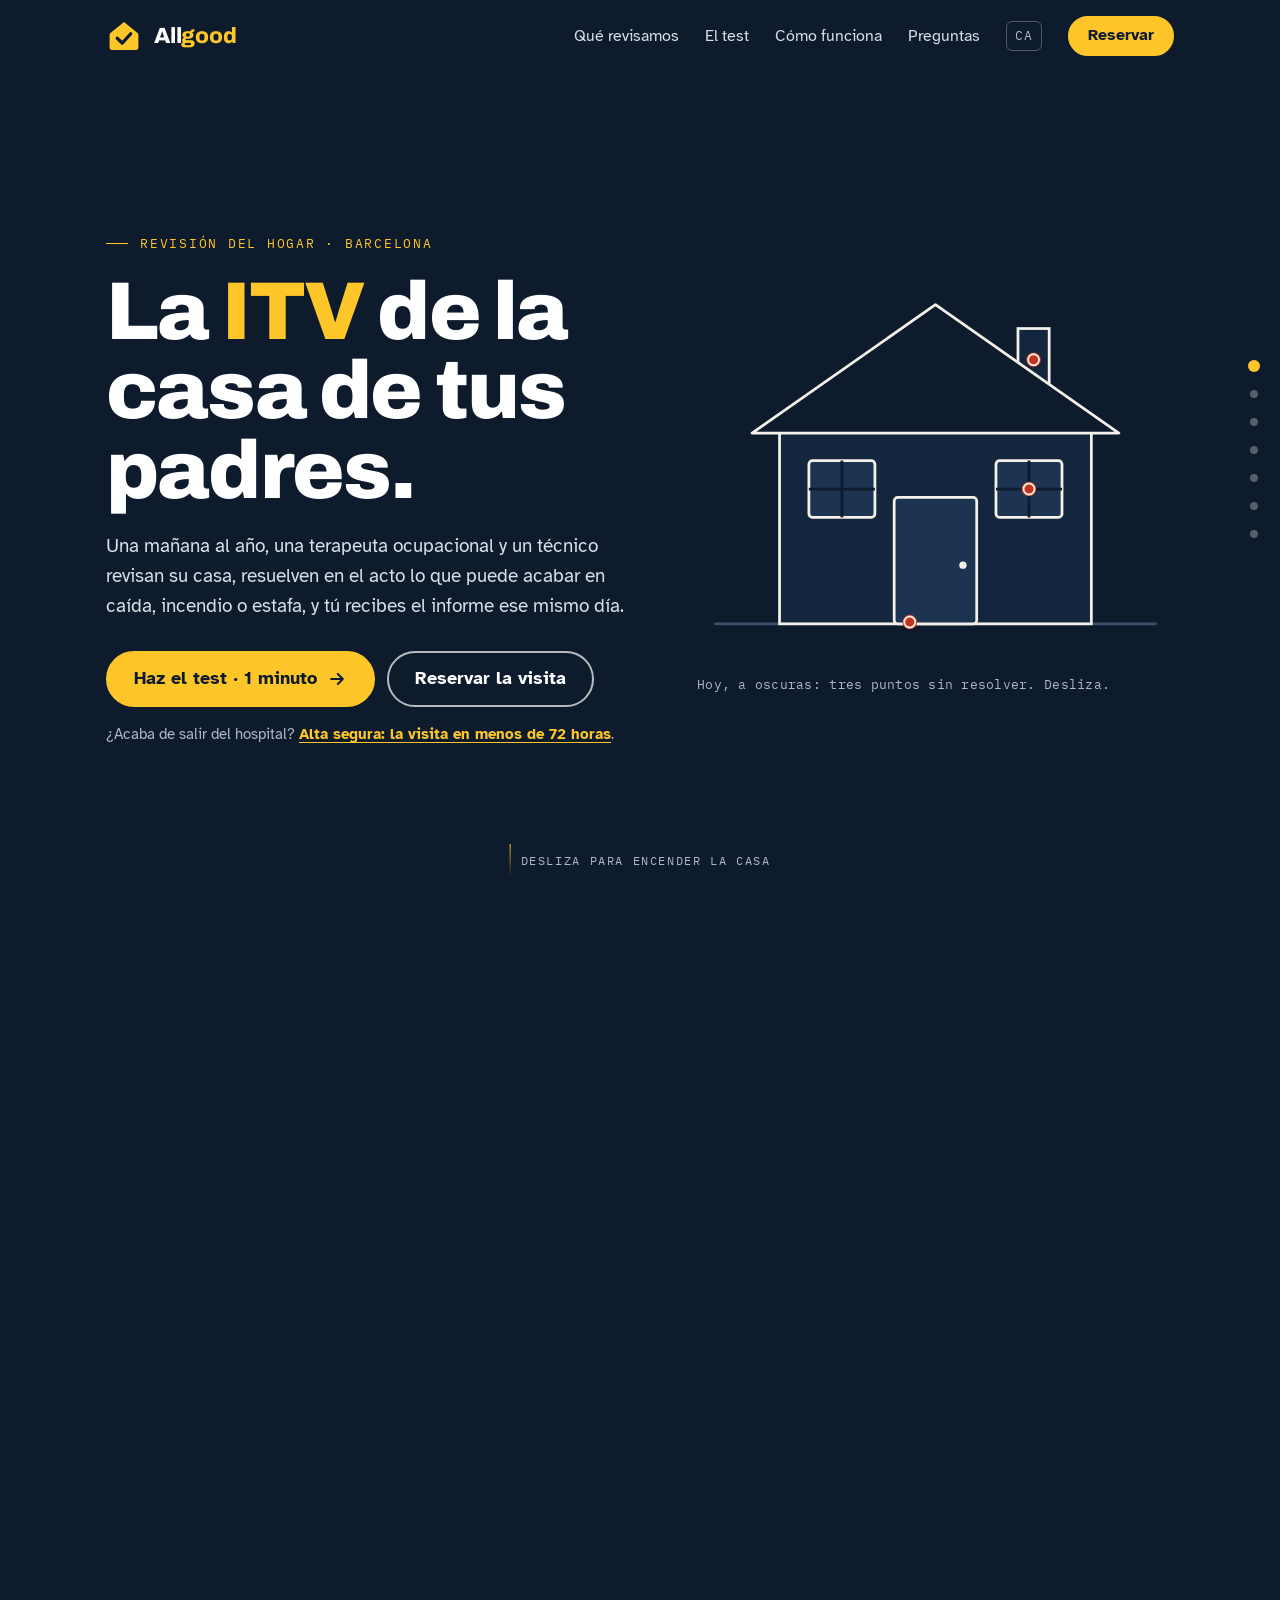
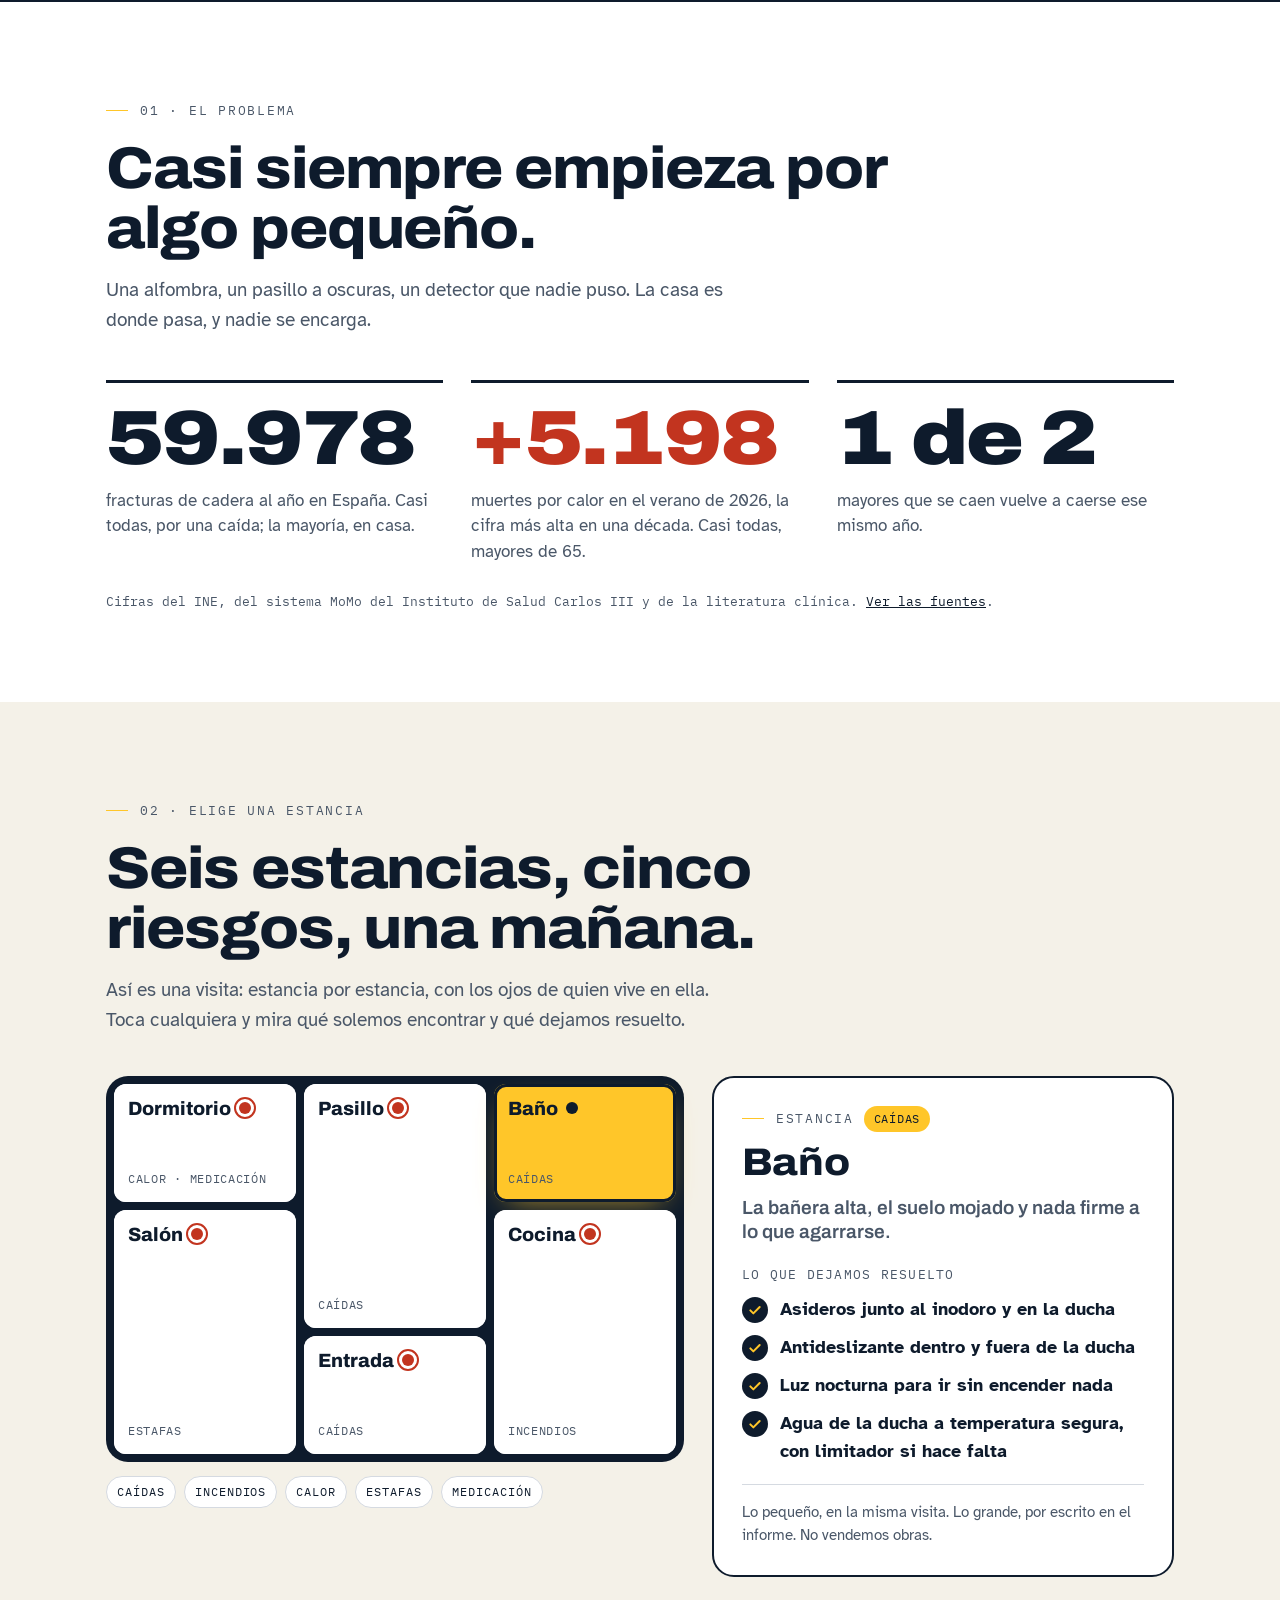
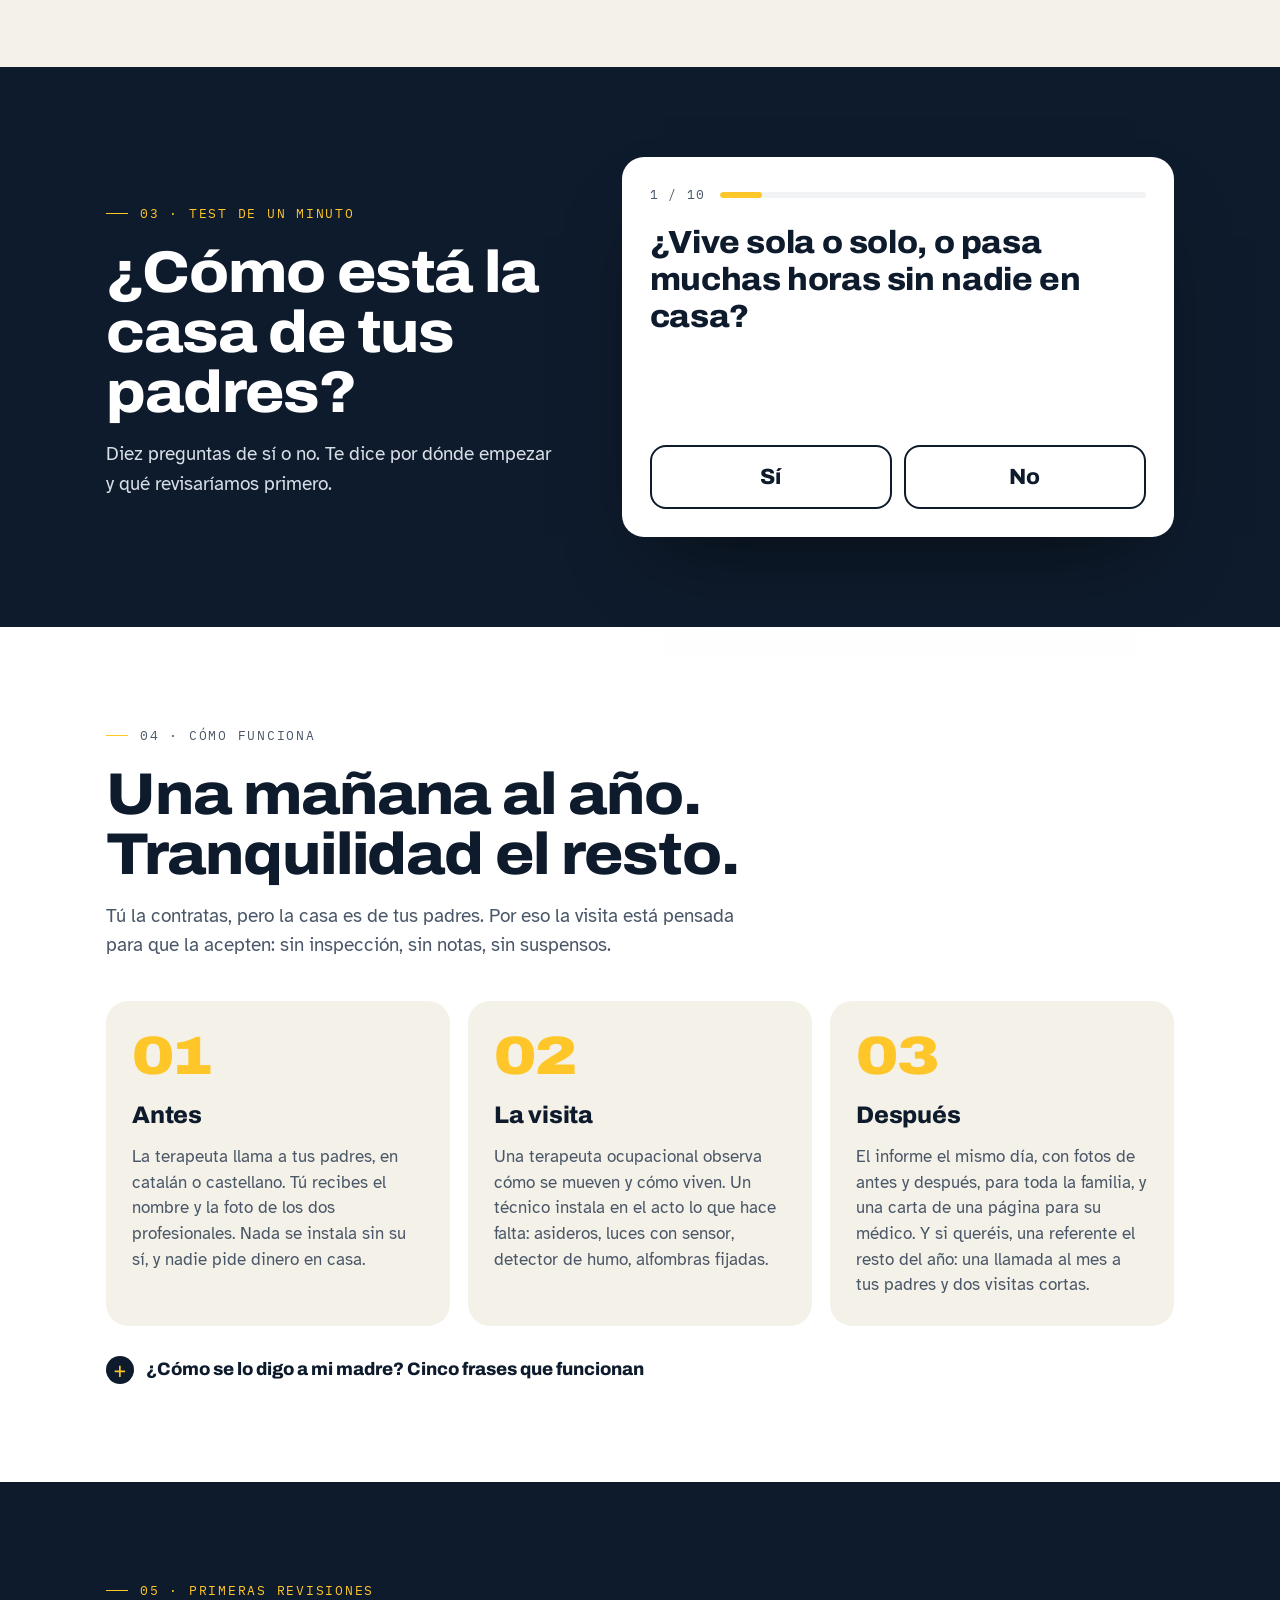
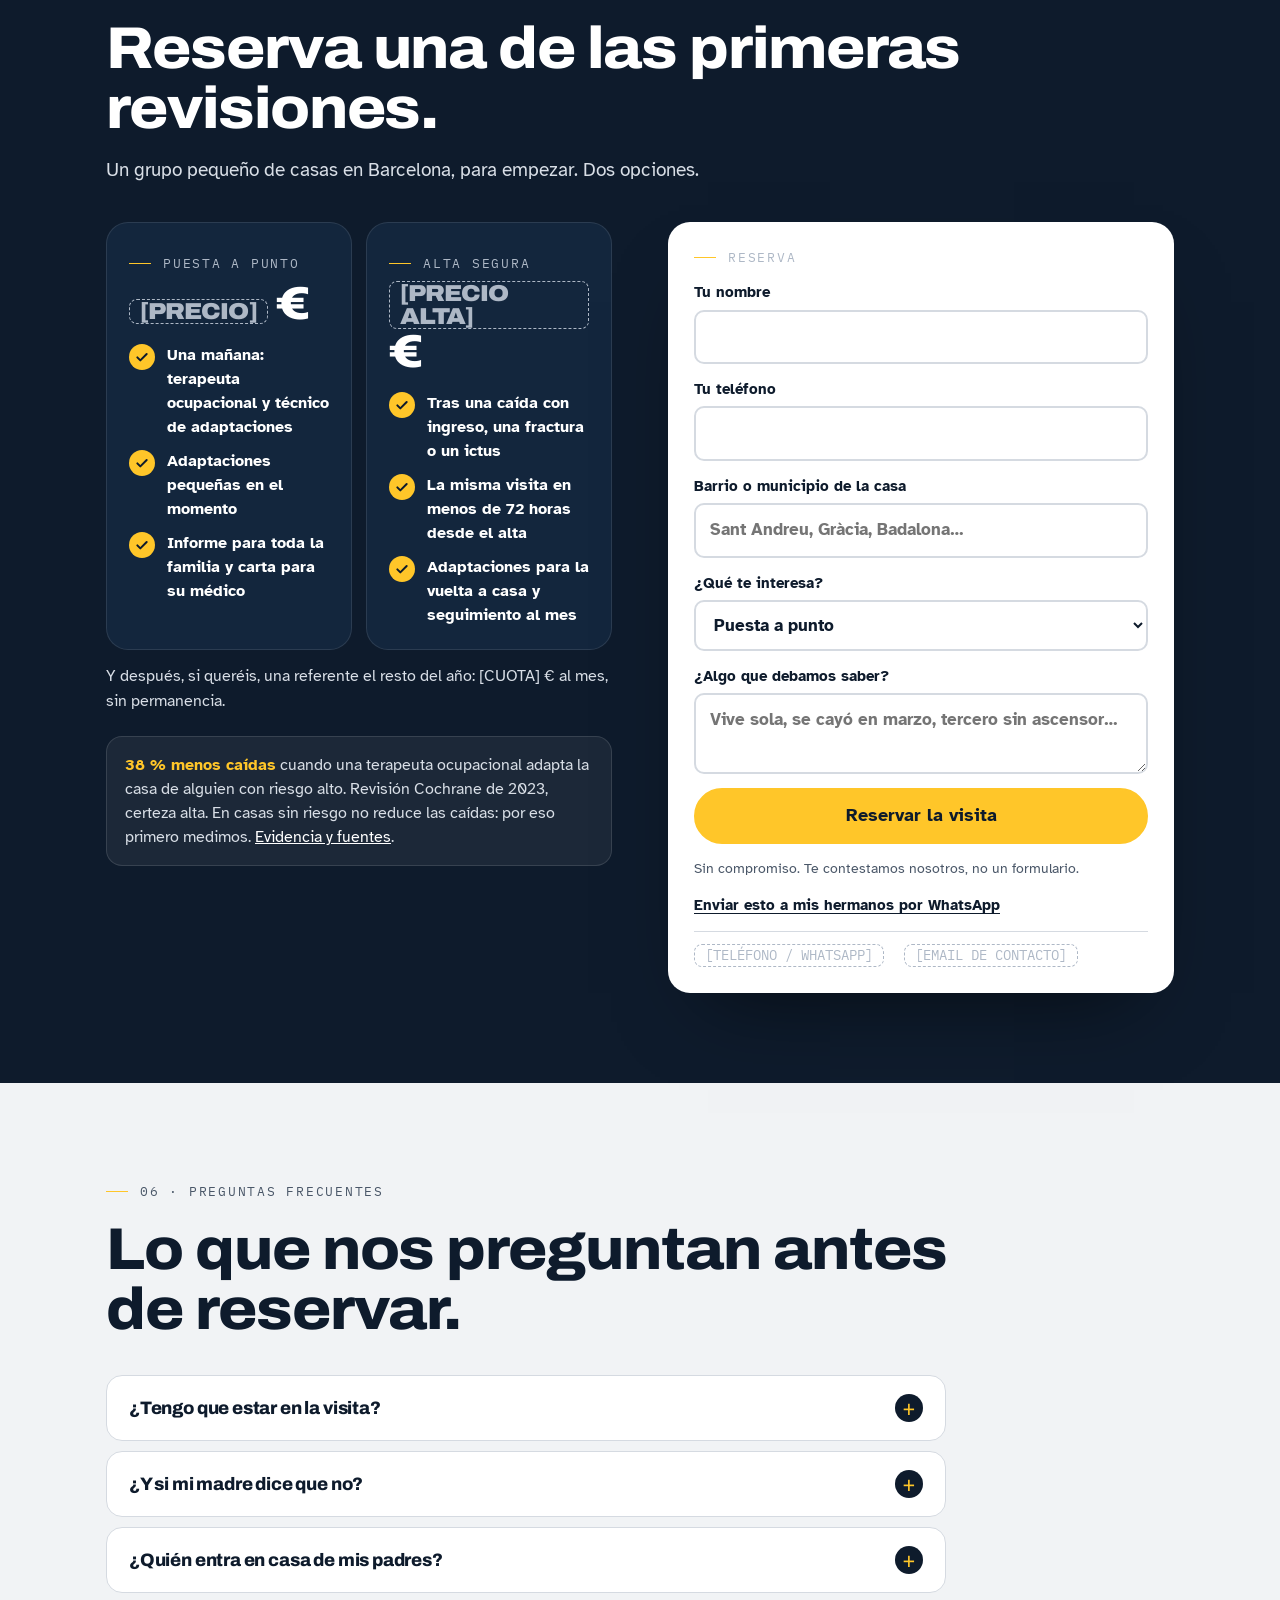
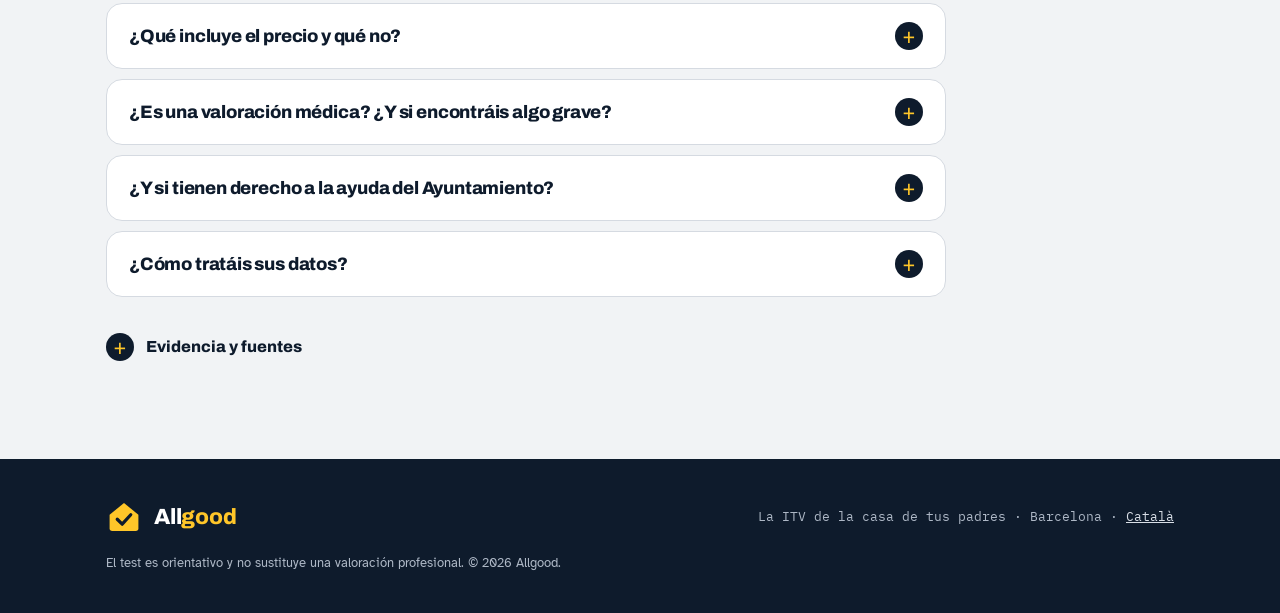
<file: index.html>
<!DOCTYPE html>
<html lang="es">
<head>
<meta charset="utf-8">
<meta name="viewport" content="width=device-width, initial-scale=1">
<title>Allgood · La ITV de la casa de tus padres</title>
<meta name="description" content="Una terapeuta ocupacional y un técnico revisan la casa de tus padres en Barcelona, resuelven lo pequeño en la visita y te envían el informe.">
<meta name="theme-color" content="#0E1B2C">
<meta property="og:type" content="website">
<meta property="og:url" content="https://danieljoveangerri-ctrl.github.io/allgood-web/">
<meta property="og:image" content="https://danieljoveangerri-ctrl.github.io/allgood-web/og.png">
<meta property="og:image:width" content="1200">
<meta property="og:image:height" content="630">
<meta property="og:locale" content="es_ES">
<meta property="og:title" content="Allgood · La ITV de la casa de tus padres">
<meta property="og:description" content="Caídas, incendios, calor, estafas y medicación. Dos profesionales, una mañana, un informe para la familia. Barcelona.">
<link rel="alternate" hreflang="es" href="./">
<link rel="alternate" hreflang="ca" href="ca/">
<link rel="icon" href="favicon.svg" type="image/svg+xml">
<link rel="preconnect" href="https://fonts.googleapis.com">
<link rel="preconnect" href="https://fonts.gstatic.com" crossorigin>
<link rel="stylesheet" href="https://fonts.googleapis.com/css2?family=Archivo:wdth,wght@100..125,600..900&family=Atkinson+Hyperlegible:wght@400;700&family=IBM+Plex+Mono:wght@400;500;600&display=swap">
<script>document.documentElement.classList.add('js')</script>
<link rel="stylesheet" href="styles.css?v=20261022c">
<script type="application/ld+json">
{"@context":"https://schema.org","@type":"LocalBusiness","name":"Allgood","description":"Revisión del hogar de personas mayores en Barcelona. Una terapeuta ocupacional y un técnico de adaptaciones revisan la casa, resuelven lo pequeño en la misma visita y envían un informe a la familia.","areaServed":{"@type":"City","name":"Barcelona"},"knowsAbout":["prevención de caídas","seguridad en el hogar","personas mayores"]}
</script>
<script type="application/ld+json">
{"@context":"https://schema.org","@type":"FAQPage","mainEntity":[
{"@type":"Question","name":"¿Tengo que estar en la visita?","acceptedAnswer":{"@type":"Answer","text":"No hace falta. Antes de ir, la terapeuta llama a tus padres; durante la visita puedes estar al teléfono, y el informe te llega el mismo día."}},
{"@type":"Question","name":"¿Y si mi madre dice que no?","acceptedAnswer":{"@type":"Answer","text":"La visita está pensada para ella: la llama la terapeuta antes, nada se instala sin su sí y delante de ella no hay inspección ni notas. Si no quiere, no insistimos y buscamos otro momento."}},
{"@type":"Question","name":"¿Quién entra en casa de mis padres?","acceptedAnswer":{"@type":"Answer","text":"Una terapeuta ocupacional colegiada y un técnico de adaptaciones. Antes de la visita recibes su nombre, su foto y su número de colegiada. En casa nadie cobra ni vende nada."}},
{"@type":"Question","name":"¿Qué incluye el precio y qué no?","acceptedAnswer":{"@type":"Answer","text":"La visita de los dos profesionales, dos o tres horas; las adaptaciones pequeñas hechas en el acto con material habitual; el informe y la carta para su médico. No incluye obras ni aparatos grandes: lo que haga falta queda por escrito en el informe, con presupuesto de terceros. No vendemos reformas ni aparatos."}},
{"@type":"Question","name":"¿Y si tienen derecho a la ayuda del Ayuntamiento?","acceptedAnswer":{"@type":"Answer","text":"Si viven en Barcelona y sus ingresos no superan 1,5 veces el IRSC, unos 19.200 € al año por persona, el Programa d'adaptació funcional de la llar adapta la casa gratis. Te decimos cómo pedirlo."}},
{"@type":"Question","name":"¿Es una valoración médica?","acceptedAnswer":{"@type":"Answer","text":"No. La hace una terapeuta ocupacional colegiada. No hacemos diagnósticos ni tratamientos: lo que requiere un médico se lo pedimos por escrito a su médico de cabecera."}},
{"@type":"Question","name":"¿Cómo tratáis sus datos?","acceptedAnswer":{"@type":"Answer","text":"Son datos de salud: solo se recogen con el consentimiento de tus padres, se guardan en servidores de la Unión Europea y ellos deciden con quién se comparte el informe."}}
]}
</script>
</head>
<body>
<a class="skip" href="#inicio">Saltar al contenido</a>

<header class="site-header">
  <div class="wrap header-inner">
    <a class="brand" href="#inicio" aria-label="Allgood, inicio">
      <svg class="brand-mark" viewBox="0 0 40 40" aria-hidden="true"><path d="M20 4.5 36 17.5v15a3 3 0 0 1-3 3H7a3 3 0 0 1-3-3v-15z" fill="#FFC629"/><path d="M12.5 22.5 18 28l9.5-10.5" fill="none" stroke="#0E1B2C" stroke-width="3.6" stroke-linecap="round" stroke-linejoin="round"/></svg>
      <span class="brand-name">All<span class="brand-accent">good</span></span>
    </a>
    <button class="nav-toggle" type="button" aria-expanded="false" aria-controls="nav" aria-label="Abrir menú"><span></span><span></span><span></span></button>
    <nav class="nav" id="nav" aria-label="Secciones">
      <a href="#casa">Qué revisamos</a>
      <a href="#test">El test</a>
      <a href="#como">Cómo funciona</a>
      <a href="#faq">Preguntas</a>
      <a class="lang" href="ca/" lang="ca" hreflang="ca" aria-label="Versió en català">CA</a>
      <a class="btn btn-accent btn-sm" href="#reserva">Reservar</a>
    </nav>
  </div>
</header>

<nav class="rail" aria-label="Progreso de la página">
  <a href="#inicio" data-rail="inicio"><span>Inicio</span></a>
  <a href="#problema" data-rail="problema"><span>El problema</span></a>
  <a href="#casa" data-rail="casa"><span>La casa</span></a>
  <a href="#test" data-rail="test"><span>El test</span></a>
  <a href="#como" data-rail="como"><span>Cómo funciona</span></a>
  <a href="#reserva" data-rail="reserva"><span>Reservar</span></a>
  <a href="#faq" data-rail="faq"><span>Preguntas</span></a>
</nav>

<main>

<!-- ============ HERO: LA CASA SE ENCIENDE AL DESLIZAR ============ -->
<section class="stage" id="inicio">
  <div class="stage-sticky">
    <div class="wrap stage-grid">
      <div class="hero-copy">
        <p class="eyebrow eyebrow-accent in-1">Revisión del hogar · Barcelona</p>
        <h1 class="in-2">La <span class="accent">ITV</span> de la casa de tus padres.</h1>
        <p class="lead in-3">Una mañana al año, una terapeuta ocupacional y un técnico revisan su casa, resuelven en el acto lo que puede acabar en caída, incendio o estafa, y tú recibes el informe ese mismo día.</p>
        <div class="hero-actions in-4">
          <a class="btn btn-accent btn-lg" href="#test">Haz el test · 1 minuto <svg width="20" height="20" viewBox="0 0 24 24" fill="none" stroke="currentColor" stroke-width="2.5" stroke-linecap="round" stroke-linejoin="round" aria-hidden="true"><path d="M5 12h14M13 6l6 6-6 6"/></svg></a>
          <a class="btn btn-ghost btn-lg" href="#reserva">Reservar la visita</a>
        </div>
        <p class="hero-alt in-4">¿Acaba de salir del hospital? <a href="#reserva">Alta segura: la visita en menos de 72 horas</a>.</p>
      </div>
      <div class="hero-art in-3">
        <div class="house-glow" aria-hidden="true"></div>
        <svg class="house-svg" viewBox="0 0 520 440" role="img" aria-labelledby="house-title">
          <title id="house-title">La casa de tus padres: a oscuras antes de la visita, iluminada y con la pegatina de revisión después</title>
          <line x1="20" y1="400" x2="500" y2="400" stroke="#3A4F6B" stroke-width="3" stroke-linecap="round"/>
          <rect x="350" y="78" width="34" height="84" fill="#13263D" stroke="#F4F1E8" stroke-width="3"/>
          <rect x="90" y="180" width="340" height="220" fill="#13263D" stroke="#F4F1E8" stroke-width="3"/>
          <polygon points="60,192 260,52 460,192" fill="#0E1B2C" stroke="#F4F1E8" stroke-width="3" stroke-linejoin="round"/>
          <!-- ventanas: apagadas -->
          <g class="h-off">
            <rect x="122" y="222" width="72" height="62" rx="4" fill="#1C3352" stroke="#F4F1E8" stroke-width="3"/>
            <rect x="326" y="222" width="72" height="62" rx="4" fill="#1C3352" stroke="#F4F1E8" stroke-width="3"/>
          </g>
          <!-- ventanas: encendidas -->
          <g class="h-on">
            <rect x="122" y="222" width="72" height="62" rx="4" fill="#FFC629" stroke="#F4F1E8" stroke-width="3"/>
            <rect x="326" y="222" width="72" height="62" rx="4" fill="#FFD35C" stroke="#F4F1E8" stroke-width="3"/>
          </g>
          <line x1="158" y1="222" x2="158" y2="284" stroke="#0E1B2C" stroke-width="3"/>
          <line x1="122" y1="253" x2="194" y2="253" stroke="#0E1B2C" stroke-width="3"/>
          <line x1="362" y1="222" x2="362" y2="284" stroke="#0E1B2C" stroke-width="3"/>
          <line x1="326" y1="253" x2="398" y2="253" stroke="#0E1B2C" stroke-width="3"/>
          <!-- puerta -->
          <rect x="215" y="262" width="90" height="138" rx="4" fill="#1C3352" stroke="#F4F1E8" stroke-width="3"/>
          <circle cx="290" cy="336" r="4" fill="#F4F1E8"/>
          <!-- luces de paso con sensor, se encienden -->
          <g class="h-on">
            <circle cx="112" cy="392" r="5" fill="#FFC629"/><circle cx="112" cy="392" r="12" fill="#FFC629" opacity=".18"/>
            <circle cx="176" cy="392" r="5" fill="#FFC629"/><circle cx="176" cy="392" r="12" fill="#FFC629" opacity=".18"/>
            <circle cx="344" cy="392" r="5" fill="#FFC629"/><circle cx="344" cy="392" r="12" fill="#FFC629" opacity=".18"/>
            <circle cx="408" cy="392" r="5" fill="#FFC629"/><circle cx="408" cy="392" r="12" fill="#FFC629" opacity=".18"/>
          </g>
          <!-- puntos rojos: lo que puede pasar -->
          <g class="h-off">
            <g class="dot"><circle class="dot-ring" cx="362" cy="253" r="7" fill="none" stroke="#C2341F" stroke-width="2"/><circle cx="362" cy="253" r="6" fill="#C2341F" stroke="#F4F1E8" stroke-width="2"/></g>
            <g class="dot dot-2"><circle class="dot-ring" cx="232" cy="398" r="7" fill="none" stroke="#C2341F" stroke-width="2"/><circle cx="232" cy="398" r="6" fill="#C2341F" stroke="#F4F1E8" stroke-width="2"/></g>
            <g class="dot dot-3"><circle class="dot-ring" cx="367" cy="112" r="7" fill="none" stroke="#C2341F" stroke-width="2"/><circle cx="367" cy="112" r="6" fill="#C2341F" stroke="#F4F1E8" stroke-width="2"/></g>
          </g>
          <!-- marcas de verificación: lo que queda resuelto -->
          <g class="h-on">
            <g><circle cx="362" cy="253" r="10" fill="#0E1B2C" stroke="#FFC629" stroke-width="2"/><path d="M357 253.5l3.5 3.5 6.5-7" fill="none" stroke="#FFC629" stroke-width="2.4" stroke-linecap="round" stroke-linejoin="round"/></g>
            <g><circle cx="232" cy="398" r="10" fill="#0E1B2C" stroke="#FFC629" stroke-width="2"/><path d="M227 398.5l3.5 3.5 6.5-7" fill="none" stroke="#FFC629" stroke-width="2.4" stroke-linecap="round" stroke-linejoin="round"/></g>
            <g><circle cx="367" cy="112" r="10" fill="#0E1B2C" stroke="#FFC629" stroke-width="2"/><path d="M362 112.5l3.5 3.5 6.5-7" fill="none" stroke="#FFC629" stroke-width="2.4" stroke-linecap="round" stroke-linejoin="round"/></g>
          </g>
          <!-- pegatina -->
          <g class="sticker h-on">
            <circle cx="420" cy="130" r="64" fill="#FFC629" stroke="#0E1B2C" stroke-width="4"/>
            <circle cx="420" cy="130" r="50" fill="none" stroke="#0E1B2C" stroke-width="1.5"/>
            <g stroke="#0E1B2C" stroke-width="3" stroke-linecap="round">
              <line x1="474" y1="130" x2="480" y2="130"/><line x1="466.77" y1="157" x2="471.96" y2="160"/><line x1="447" y1="176.77" x2="450" y2="181.96"/><line x1="420" y1="184" x2="420" y2="190"/><line x1="393" y1="176.77" x2="390" y2="181.96"/><line x1="373.23" y1="157" x2="368.04" y2="160"/><line x1="366" y1="130" x2="360" y2="130"/><line x1="373.23" y1="103" x2="368.04" y2="100"/><line x1="393" y1="83.23" x2="390" y2="78.04"/><line x1="420" y1="76" x2="420" y2="70"/><line x1="447" y1="83.23" x2="450" y2="78.04"/><line x1="466.77" y1="103" x2="471.96" y2="100"/>
            </g>
            <text x="420" y="112" text-anchor="middle" font-family="IBM Plex Mono, monospace" font-weight="600" font-size="10" letter-spacing="1.5" fill="#0E1B2C">ALLGOOD</text>
            <text x="420" y="150" text-anchor="middle" font-family="Archivo, sans-serif" font-weight="900" font-size="44" fill="#0E1B2C" data-year-next>27</text>
            <text x="420" y="168" text-anchor="middle" font-family="IBM Plex Mono, monospace" font-weight="600" font-size="9" letter-spacing="1.5" fill="#0E1B2C">REVISADA</text>
          </g>
        </svg>
        <p class="stage-caption" aria-hidden="true"><span class="cap-off">Hoy, a oscuras: tres puntos sin resolver. Desliza.</span><span class="cap-on">Después: luz de paso, asideros, detector y la pegatina del año.</span></p>
      </div>
    </div>
    <p class="scroll-cue" aria-hidden="true"><span></span>Desliza para encender la casa</p>
  </div>
</section>

<!-- ============ 01 · EL PROBLEMA, EN TRES CIFRAS ============ -->
<section class="section section-white" id="problema">
  <div class="wrap">
    <p class="eyebrow">01 · El problema</p>
    <h2 class="h2">Casi siempre empieza por algo pequeño.</h2>
    <p class="sub">Una alfombra, un pasillo a oscuras, un detector que nadie puso. La casa es donde pasa, y nadie se encarga.</p>
    <div class="numbers">
      <div class="number reveal">
        <p class="number-n"><span data-count="60000">60.000</span></p>
        <p>fracturas de cadera al año en España. Casi todas, por una caída; la mayoría, en casa.</p>
      </div>
      <div class="number reveal">
        <p class="number-n red">+<span data-count="5200">5.200</span></p>
        <p>muertes por calor en el verano de 2026, la cifra más alta en una década. Casi todas, mayores de 65.</p>
      </div>
      <div class="number reveal">
        <p class="number-n">1 de 2</p>
        <p>mayores que se caen vuelve a caerse ese mismo año.</p>
      </div>
    </div>
    <p class="fine-src">Cifras del INE, del sistema MoMo del Instituto de Salud Carlos III y de la literatura clínica. <a href="#fuentes">Ver las fuentes</a>.</p>
  </div>
</section>

<!-- ============ 02 · LA CASA ============ -->
<section class="section section-cream" id="casa">
  <div class="wrap">
    <p class="eyebrow">02 · Elige una estancia</p>
    <h2 class="h2">Seis estancias, cinco riesgos, una mañana.</h2>
    <p class="sub">Así es una visita: estancia por estancia, con los ojos de quien vive en ella. Toca cualquiera y mira qué solemos encontrar y qué dejamos resuelto.</p>
    <div class="house">
      <div class="plan-wrap">
        <div class="plan" role="tablist" aria-label="Plano de la casa">
          <button class="room" type="button" role="tab" id="tab-dormitorio" data-room="dormitorio" aria-selected="false" aria-controls="room-panel" style="grid-area:dormitorio"><span class="room-head"><span class="room-name">Dormitorio</span><span class="room-dot"></span></span><span class="room-tag">Calor · Medicación</span></button>
          <button class="room" type="button" role="tab" id="tab-pasillo" data-room="pasillo" aria-selected="false" aria-controls="room-panel" style="grid-area:pasillo"><span class="room-head"><span class="room-name">Pasillo</span><span class="room-dot"></span></span><span class="room-tag">Caídas</span></button>
          <button class="room" type="button" role="tab" id="tab-bano" data-room="bano" aria-selected="true" aria-controls="room-panel" style="grid-area:bano"><span class="room-head"><span class="room-name">Baño</span><span class="room-dot"></span></span><span class="room-tag">Caídas</span></button>
          <button class="room" type="button" role="tab" id="tab-salon" data-room="salon" aria-selected="false" aria-controls="room-panel" style="grid-area:salon"><span class="room-head"><span class="room-name">Salón</span><span class="room-dot"></span></span><span class="room-tag">Estafas</span></button>
          <button class="room" type="button" role="tab" id="tab-cocina" data-room="cocina" aria-selected="false" aria-controls="room-panel" style="grid-area:cocina"><span class="room-head"><span class="room-name">Cocina</span><span class="room-dot"></span></span><span class="room-tag">Incendios</span></button>
          <button class="room" type="button" role="tab" id="tab-entrada" data-room="entrada" aria-selected="false" aria-controls="room-panel" style="grid-area:entrada"><span class="room-head"><span class="room-name">Entrada</span><span class="room-dot"></span></span><span class="room-tag">Caídas</span></button>
        </div>
        <ul class="fronts-row" aria-label="Los cinco riesgos">
          <li>Caídas</li><li>Incendios</li><li>Calor</li><li>Estafas</li><li>Medicación</li>
        </ul>
      </div>
      <div class="sheet-backdrop" data-sheet-close hidden></div>
      <div class="room-panel" id="room-panel" role="tabpanel" aria-labelledby="tab-bano">
        <button class="sheet-close" type="button" data-sheet-close aria-label="Cerrar">×</button>
        <div class="room-body">
          <div class="room-panel-head"><span class="eyebrow">Estancia</span><span class="chip chip-accent" data-room-tag>Caídas</span></div>
          <h3 class="h3" data-room-name>Baño</h3>
          <p class="room-scene" data-room-scene>La bañera alta, el suelo mojado y nada firme a lo que agarrarse.</p>
          <p class="label">Lo que dejamos resuelto</p>
          <ul class="list list-fix" data-room-fixes>
            <li>Asideros junto al inodoro y en la ducha</li>
            <li>Antideslizante dentro y fuera de la ducha</li>
            <li>Luz nocturna para ir sin encender nada</li>
            <li>Agua de la ducha a temperatura segura, con limitador si hace falta</li>
          </ul>
        </div>
        <p class="room-foot">Lo pequeño, en la misma visita. Lo grande, por escrito en el informe. No vendemos obras.</p>
      </div>
    </div>
  </div>
</section>

<!-- ============ 03 · EL TEST, UNA PREGUNTA CADA VEZ ============ -->
<section class="section section-navy" id="test">
  <div class="wrap test-wrap">
    <div class="test-copy">
      <p class="eyebrow eyebrow-accent">03 · Test de un minuto</p>
      <h2 class="h2">¿Cómo está la casa de tus padres?</h2>
      <p class="sub">Diez preguntas de sí o no. Te dice por dónde empezar y qué revisaríamos primero.</p>
    </div>
    <div class="quiz" id="quiz" data-total="10">
      <div class="quiz-card" data-quiz-card>
        <div class="quiz-top">
          <span class="quiz-count" aria-live="polite"><span data-quiz-index>1</span> / 10</span>
          <div class="quiz-bar" aria-hidden="true"><span data-quiz-bar style="width:10%"></span></div>
        </div>
        <p class="quiz-q" data-quiz-q aria-live="polite" aria-atomic="true">¿Vive sola o solo, o pasa muchas horas sin nadie en casa?</p>
        <div class="quiz-actions">
          <button type="button" class="quiz-btn" data-quiz-answer="si" aria-pressed="false">Sí</button>
          <button type="button" class="quiz-btn" data-quiz-answer="no" aria-pressed="false">No</button>
        </div>
        <button type="button" class="quiz-back" data-quiz-back hidden>← Anterior</button>
      </div>
      <div class="quiz-result" data-quiz-result hidden tabindex="-1">
        <p class="eyebrow">Resultado</p>
        <p class="result-level">Riesgo <span data-level>bajo</span></p>
        <div class="score" aria-hidden="true"><span data-score style="width:4%"></span></div>
                <p class="result-text" data-level-text></p>
        <p class="result-route" data-route></p>
        <div data-fixes-wrap hidden>
          <p class="label">Lo primero que revisaríamos</p>
          <ul class="list list-fix list-fix-accent" data-fixes></ul>
        </div>
        <div class="result-actions">
          <a class="btn btn-accent" href="#reserva">Reservar la visita</a>
          <a class="btn btn-ghost" data-share href="https://wa.me/" target="_blank" rel="noopener">Compartir por WhatsApp</a>
          <button type="button" class="link-btn" data-quiz-reset>Repetir el test</button>
        </div>
        <p class="fine">Orientativo. No sustituye una valoración profesional. La marcha y el equilibrio se miden en la visita.</p>
      </div>
    </div>
  </div>
</section>

<!-- ============ 04 · UNA MAÑANA ============ -->
<section class="section section-white" id="como">
  <div class="wrap">
    <p class="eyebrow">04 · Cómo funciona</p>
    <h2 class="h2">Una mañana al año. Tranquilidad el resto.</h2>
    <p class="sub">Tú la contratas, pero la casa es de tus padres. Por eso la visita está pensada para que la acepten: sin inspección, sin notas, sin suspensos.</p>
    <ol class="moments">
      <li class="moment reveal">
        <span class="moment-n">01</span>
        <h3>Antes</h3>
        <p>La terapeuta llama a tus padres, en catalán o castellano. Tú recibes el nombre y la foto de los dos profesionales. Nada se instala sin su sí, y nadie pide dinero en casa.</p>
      </li>
      <li class="moment reveal">
        <span class="moment-n">02</span>
        <h3>La visita</h3>
        <p>Una terapeuta ocupacional observa cómo se mueven y cómo viven. Un técnico instala en el acto lo que hace falta: asideros, luces con sensor, detector de humo, alfombras fijadas.</p>
      </li>
      <li class="moment reveal">
        <span class="moment-n">03</span>
        <h3>Después</h3>
        <p>El informe el mismo día, con fotos de antes y después, para toda la familia, y una carta de una página para su médico. Y si queréis, una referente el resto del año: una llamada al mes a tus padres y dos visitas cortas.</p>
      </li>
    </ol>
    <details class="more reveal">
      <summary>¿Cómo se lo digo a mi madre? Cinco frases que funcionan</summary>
      <ul class="phrases">
        <li>«Mamá, vienen a poner luz en el pasillo y a revisar el baño. Lo pago yo.»</li>
        <li>«Es una revisión de la casa, como la del gas.»</li>
        <li>«Vienen dos profesionales, una terapeuta y un técnico. Te llamará ella antes.»</li>
        <li>«Tú decides qué se queda y qué no.»</li>
        <li>«Me quedo más tranquila si lo hacemos antes del verano.»</li>
      </ul>
    </details>
  </div>
</section>

<!-- ============ 05 · RESERVA ============ -->
<section class="section section-navy" id="reserva">
  <div class="wrap">
    <p class="eyebrow eyebrow-accent">05 · Primeras revisiones</p>
    <h2 class="h2">Reserva una de las primeras revisiones.</h2>
    <p class="sub">Un grupo pequeño de casas en Barcelona, para empezar. Dos opciones.</p>
    <div class="reserva">
      <div class="reserva-copy">
        <div class="offers">
          <article class="offer reveal">
            <p class="eyebrow">Puesta a punto</p>
            <p class="price"><span class="placeholder" data-price>[PRECIO]</span> €</p>
            <ul class="list list-fix list-fix-accent">
              <li>Una mañana: terapeuta ocupacional y técnico de adaptaciones</li>
              <li>Adaptaciones pequeñas en el momento</li>
              <li>Informe para toda la familia y carta para su médico</li>
            </ul>
          </article>
          <article class="offer reveal">
            <p class="eyebrow">Alta segura</p>
            <p class="price"><span class="placeholder" data-price-alta>[PRECIO ALTA]</span> €</p>
            <ul class="list list-fix list-fix-accent">
              <li>Tras una caída con ingreso, una fractura o un ictus</li>
              <li>La misma visita en menos de 72 horas desde el alta</li>
              <li>Adaptaciones para la vuelta a casa y seguimiento al mes</li>
            </ul>
          </article>
        </div>
        <p class="offers-note">Y después, si queréis, una referente el resto del año: <span data-cuota-inline>[CUOTA]</span> € al mes, sin permanencia.</p>
        <p class="evidence-line reveal"><strong>38 % menos caídas</strong> cuando una terapeuta ocupacional adapta la casa de alguien con riesgo alto. Revisión Cochrane de 2023, certeza alta. En casas sin riesgo no reduce las caídas: por eso primero medimos. <a href="#fuentes">Evidencia y fuentes</a>.</p>
      </div>
      <form class="booking reveal" id="booking" novalidate>
        <p class="eyebrow">Reserva</p>
        <label>Tu nombre<input name="nombre" type="text" required autocomplete="name" aria-describedby="form-note"></label>
        <label>Tu teléfono<input name="telefono" type="tel" required autocomplete="tel" inputmode="tel" aria-describedby="form-note"></label>
        <label>Barrio o municipio de la casa<input name="zona" type="text" placeholder="Sant Andreu, Gràcia, Badalona…"></label>
        <label>¿Qué te interesa?<select name="interes"><option>Puesta a punto</option><option>Alta segura</option><option>Puesta a punto con referente</option><option>No lo sé todavía</option></select></label>
        <label>¿Algo que debamos saber?<textarea name="nota" rows="2" placeholder="Vive sola, se cayó en marzo, tercero sin ascensor…"></textarea></label>
        <button class="btn btn-accent btn-lg btn-full" type="submit" data-submit>Reservar la visita</button>
        <p class="form-note" data-form-note id="form-note" role="status">Sin compromiso. Te contestamos nosotros, no un formulario.</p>
        <p class="split" data-split hidden></p>
        <a class="share-sibs" data-share-sibs href="https://wa.me/" target="_blank" rel="noopener">Enviar esto a mis hermanos por WhatsApp</a>
        <div class="contact-lines">
          <a class="placeholder" data-contact-phone>[TELÉFONO / WHATSAPP]</a>
          <a class="placeholder" data-contact-email>[EMAIL DE CONTACTO]</a>
        </div>
      </form>
    </div>
  </div>
</section>

<!-- ============ 06 · PREGUNTAS Y FUENTES ============ -->
<section class="section section-grey" id="faq">
  <div class="wrap">
    <p class="eyebrow">06 · Preguntas frecuentes</p>
    <h2 class="h2">Lo que nos preguntan antes de reservar.</h2>
    <div class="faq">
      <details class="faq-item reveal"><summary>¿Tengo que estar en la visita?</summary><p>No hace falta. Muchos hijos viven lejos. Antes de ir, la terapeuta llama a tus padres; durante la visita puedes estar al teléfono si quieres, y el informe te llega el mismo día.</p></details>
      <details class="faq-item reveal"><summary>¿Y si mi madre dice que no?</summary><p>Es lo más habitual al principio. Por eso la visita está pensada para ella: la llama la terapeuta antes, nada se instala sin su sí y delante de ella no hay inspección ni notas. Si aun así no quiere, no insistimos: lo hablamos contigo y buscamos otro momento.</p></details>
      <details class="faq-item reveal"><summary>¿Quién entra en casa de mis padres?</summary><p>Una terapeuta ocupacional colegiada y un técnico de adaptaciones. Antes de la visita recibes su nombre, su foto y su número de colegiada. En casa nadie cobra ni vende nada.</p></details>
      <details class="faq-item reveal"><summary>¿Qué incluye el precio y qué no?</summary><p>La visita de los dos profesionales, dos o tres horas; las adaptaciones pequeñas hechas en el acto con material habitual: asideros, luces con sensor, detector de humo, antideslizante, alfombras fijadas; el informe y la carta para su médico. No incluye obras ni aparatos grandes: lo que haga falta queda por escrito en el informe, con presupuesto de terceros. No vendemos reformas ni aparatos.</p></details>
      <details class="faq-item reveal"><summary>¿Es una valoración médica? ¿Y si encontráis algo grave?</summary><p>No es médica: la hace una terapeuta ocupacional colegiada, que valora cómo se mueve y cómo vive la persona en su casa, sin diagnósticos ni tratamientos. Lo que requiere un médico se lo pedimos por escrito a su médico de cabecera. Si detecta algo que necesita atención urgente, lo hablamos contigo en el momento y lo derivamos con un protocolo escrito.</p></details>
      <details class="faq-item reveal"><summary>¿Y si tienen derecho a la ayuda del Ayuntamiento?</summary><p>Si viven en Barcelona y sus ingresos no superan 1,5 veces el IRSC, unos 19.200 € al año por persona, el <a href="https://ajuntament.barcelona.cat/personesgrans/ca/programa-dadaptacio-funcional-de-la-llar-persones-grans" target="_blank" rel="noopener">Programa d'adaptació funcional de la llar</a> adapta la casa gratis. Te decimos cómo pedirlo.</p></details>
      <details class="faq-item reveal"><summary>¿Cómo tratáis sus datos?</summary><p>La información de la visita son datos de salud. Solo se recogen con el consentimiento de tus padres, se guardan en servidores de la Unión Europea y son ellos quienes deciden con quién se comparte el informe.</p></details>
    </div>
    <details class="sources-wrap reveal" id="fuentes">
      <summary>Evidencia y fuentes</summary>
      <ul class="evidence-list">
        <li><strong>38 %</strong> menos caídas al adaptar la casa con terapeuta ocupacional en personas de riesgo alto; sin efecto en población sin riesgo. Revisión Cochrane 2023. <a href="https://pubmed.ncbi.nlm.nih.gov/36893804/" target="_blank" rel="noopener">PubMed</a></li>
        <li><strong>26 %</strong> menos lesiones por caídas en casa con un conjunto sencillo de adaptaciones. Ensayo aleatorizado en 842 hogares, The Lancet 2015. <a href="https://pubmed.ncbi.nlm.nih.gov/25255696/" target="_blank" rel="noopener">PubMed</a></li>
        <li><strong>Del 40 % al 2 %</strong> de personas con caídas en el piloto de terapeutas ocupacionales a domicilio de la atención primaria de Barcelona, 107 personas, sin grupo de control. <a href="https://perevirgili.gencat.cat/ca/detalls/Noticia/La-incorporacio-de-terapeutes-ocupacionals-a-latencio-domiciliaria-a-lAtencio-Primaria-es-eficac-en-la-millora-de-lautonomia-i-la-prevencio-de-caigudes-en-gent-gran-fragil" target="_blank" rel="noopener">Parc Sanitari Pere Virgili</a></li>
        <li>Desde abril de 2026 el consenso estatal de prevención de caídas pide revisar los riesgos del hogar desde los 70 años en atención primaria. <a href="https://www.sanidad.gob.es/gabinete/notasPrensa.do?id=6883" target="_blank" rel="noopener">Ministerio de Sanidad</a></li>
      </ul>
      <ol class="sources">
        <li>Fracturas de cadera en España y coste por fractura. <a href="https://pmc.ncbi.nlm.nih.gov/articles/PMC7025055" target="_blank" rel="noopener">PubMed Central</a></li>
        <li>Mortalidad tras fractura de cadera, SEIOMM. <a href="https://www.redaccionmedica.com/ultimas-noticias/20230111/mas-de-millones-espanolas-con-alto-riesgo-fractura-siguen-sin-tratamiento-por-osteoporosis/95365_0.html" target="_blank" rel="noopener">Redacción Médica</a></li>
        <li>Recaídas en mayores que se caen, Consejo General de Enfermería. <a href="https://www.eldebate.com/sociedad/20241024/caidas-hospitales-suponen-gasto-30000-millones-ano-espana-segun-consejo-general-enfermeria_237473.html" target="_blank" rel="noopener">El Debate</a></li>
        <li>Detectores de humo en hogares españoles, Bomberos de la Comunidad de Madrid. <a href="https://comunidad.madrid/sites/default/files/230331_np_presjustin_campana_baterias_seguras.pdf" target="_blank" rel="noopener">Comunidad de Madrid</a></li>
        <li>Mortalidad atribuible al calor, verano de 2026, sistema MoMo del Instituto de Salud Carlos III: más de 5.200 muertes estimadas a 31 de agosto. <a href="https://es.euronews.com/2026/08/31/el-calor-deja-mas-de-5200-muertes-estimadas-en-espana-en-2026-un-maximo-desde-2015" target="_blank" rel="noopener">Euronews</a></li>
        <li>La casa como lugar donde más accidentes sufren los mayores. <a href="https://www.zaragoza.es/sede/servicio/noticia/228063" target="_blank" rel="noopener">Ayuntamiento de Zaragoza</a></li>
        <li>Programa d'adaptació funcional de la llar, Ajuntament de Barcelona. <a href="https://ajuntament.barcelona.cat/personesgrans/ca/programa-dadaptacio-funcional-de-la-llar-persones-grans" target="_blank" rel="noopener">Ajuntament de Barcelona</a></li>
      </ol>
    </details>
  </div>
</section>

</main>

<footer class="site-footer">
  <div class="wrap">
    <div class="footer-inner">
      <a class="brand" href="#inicio" aria-label="Allgood, volver arriba">
        <svg class="brand-mark" viewBox="0 0 40 40" aria-hidden="true"><path d="M20 4.5 36 17.5v15a3 3 0 0 1-3 3H7a3 3 0 0 1-3-3v-15z" fill="#FFC629"/><path d="M12.5 22.5 18 28l9.5-10.5" fill="none" stroke="#0E1B2C" stroke-width="3.6" stroke-linecap="round" stroke-linejoin="round"/></svg>
        <span class="brand-name">All<span class="brand-accent">good</span></span>
      </a>
      <p class="footer-tag">La ITV de la casa de tus padres · Barcelona · <a href="ca/" lang="ca" hreflang="ca">Català</a></p>
    </div>
    <p class="footer-fine">El test es orientativo y no sustituye una valoración profesional. © 2026 Allgood.</p>
  </div>
</footer>

<div class="mobile-cta" aria-label="Acciones rápidas">
  <a class="btn btn-accent" href="#test">Haz el test</a>
  <a class="btn btn-ghost" href="#reserva">Reservar la visita</a>
</div>
<a class="wa-float" data-wa-float hidden target="_blank" rel="noopener" aria-label="Escríbenos por WhatsApp"><svg viewBox="0 0 32 32" aria-hidden="true"><path d="M16.04 2C8.3 2 2 8.26 2 15.98c0 2.82.83 5.44 2.26 7.64L2 30l6.57-2.17A13.9 13.9 0 0 0 16.04 30C23.78 30 30 23.74 30 16.02 30 8.26 23.78 2 16.04 2zm0 25.4c-2.2 0-4.26-.6-6.04-1.7l-.43-.26-3.9 1.29 1.3-3.8-.28-.45a11.4 11.4 0 0 1-1.78-6.1c0-6.3 5.13-11.4 11.44-11.4 6.3 0 11.42 5.1 11.42 11.4 0 6.3-5.12 11.42-11.73 11.42zm6.27-8.55c-.34-.17-2.03-1-2.34-1.12-.31-.11-.54-.17-.77.17-.23.34-.88 1.12-1.08 1.35-.2.23-.4.26-.74.09-.34-.17-1.45-.53-2.76-1.7-1.02-.91-1.71-2.03-1.91-2.37-.2-.34-.02-.53.15-.7.15-.15.34-.4.51-.6.17-.2.23-.34.34-.57.11-.23.06-.43-.03-.6-.09-.17-.77-1.86-1.06-2.54-.28-.67-.56-.58-.77-.59h-.66c-.23 0-.6.09-.91.43-.31.34-1.2 1.17-1.2 2.86s1.23 3.32 1.4 3.55c.17.23 2.42 3.7 5.86 5.18.82.35 1.46.56 1.96.72.82.26 1.57.22 2.16.13.66-.1 2.03-.83 2.32-1.63.29-.8.29-1.49.2-1.63-.09-.14-.31-.23-.65-.4z"/></svg></a>

<script src="app.js?v=20261022c" defer></script>
</body>
</html>
</file>
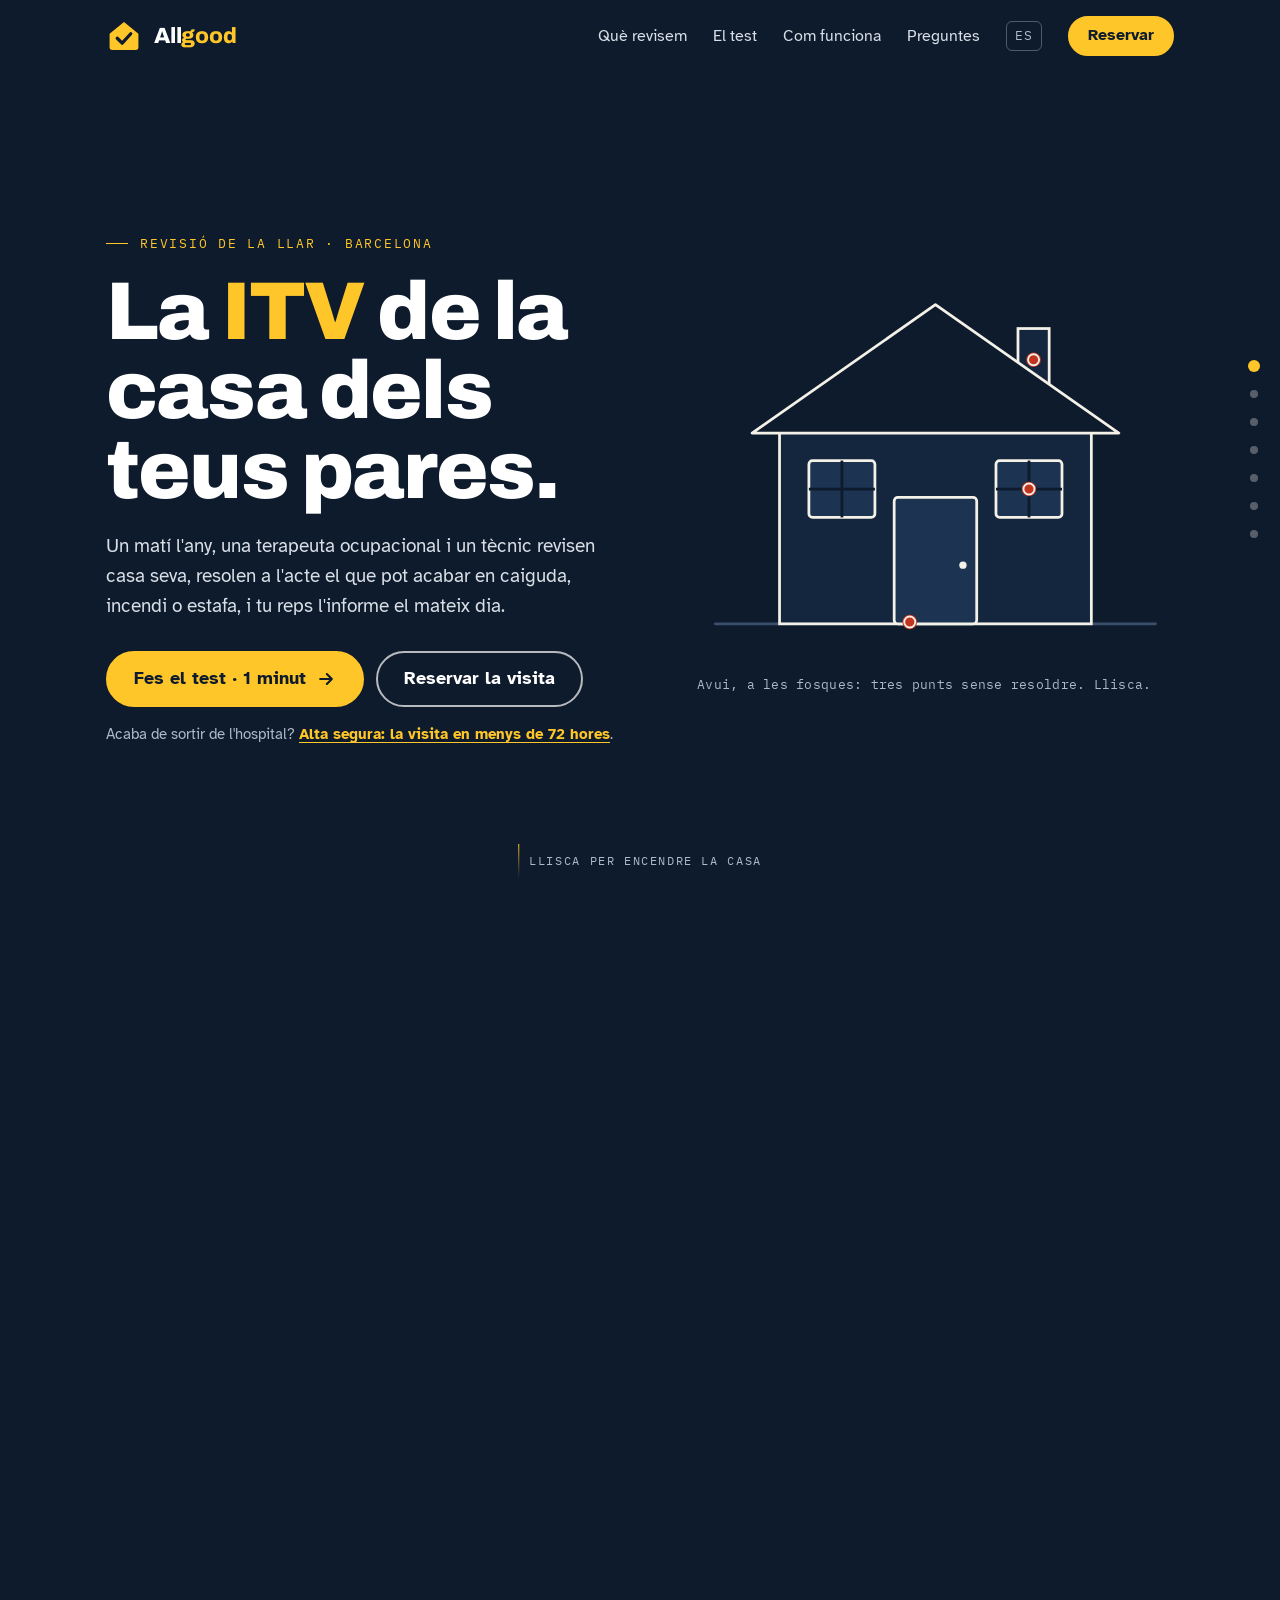
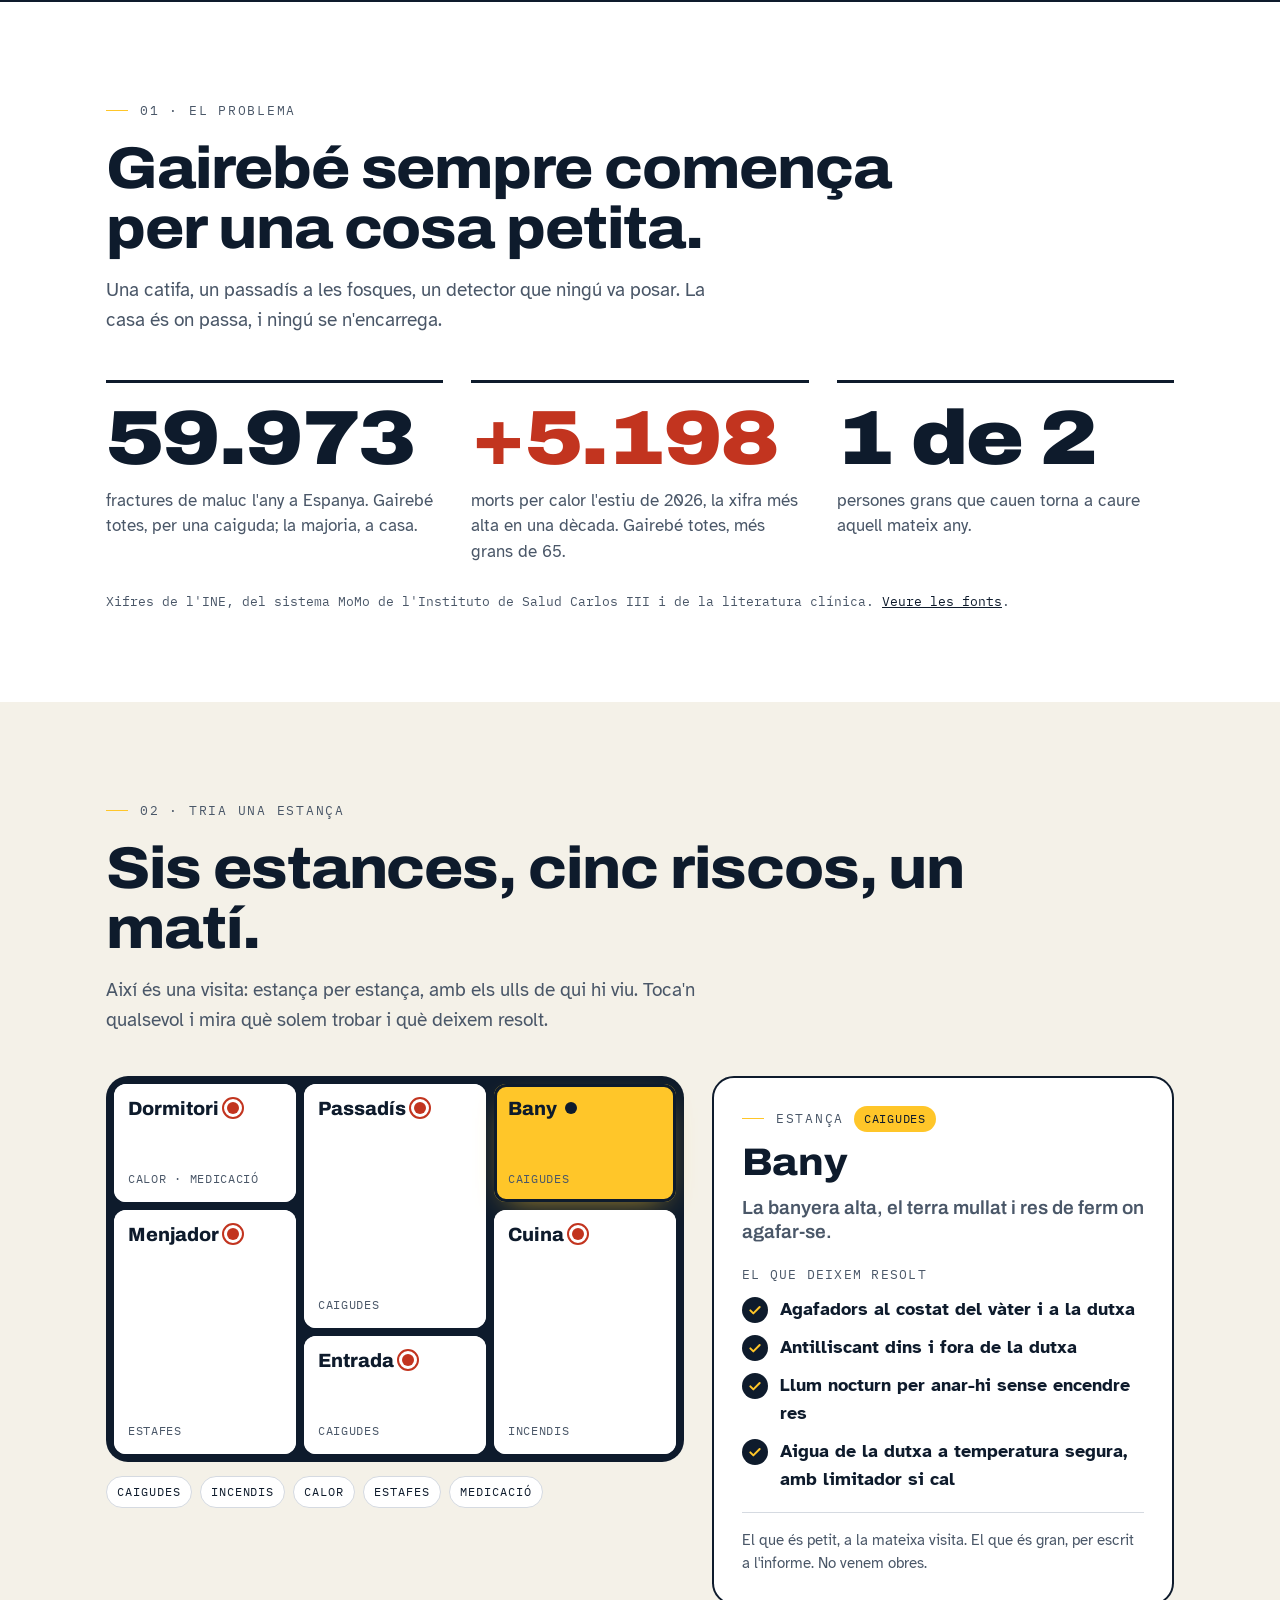
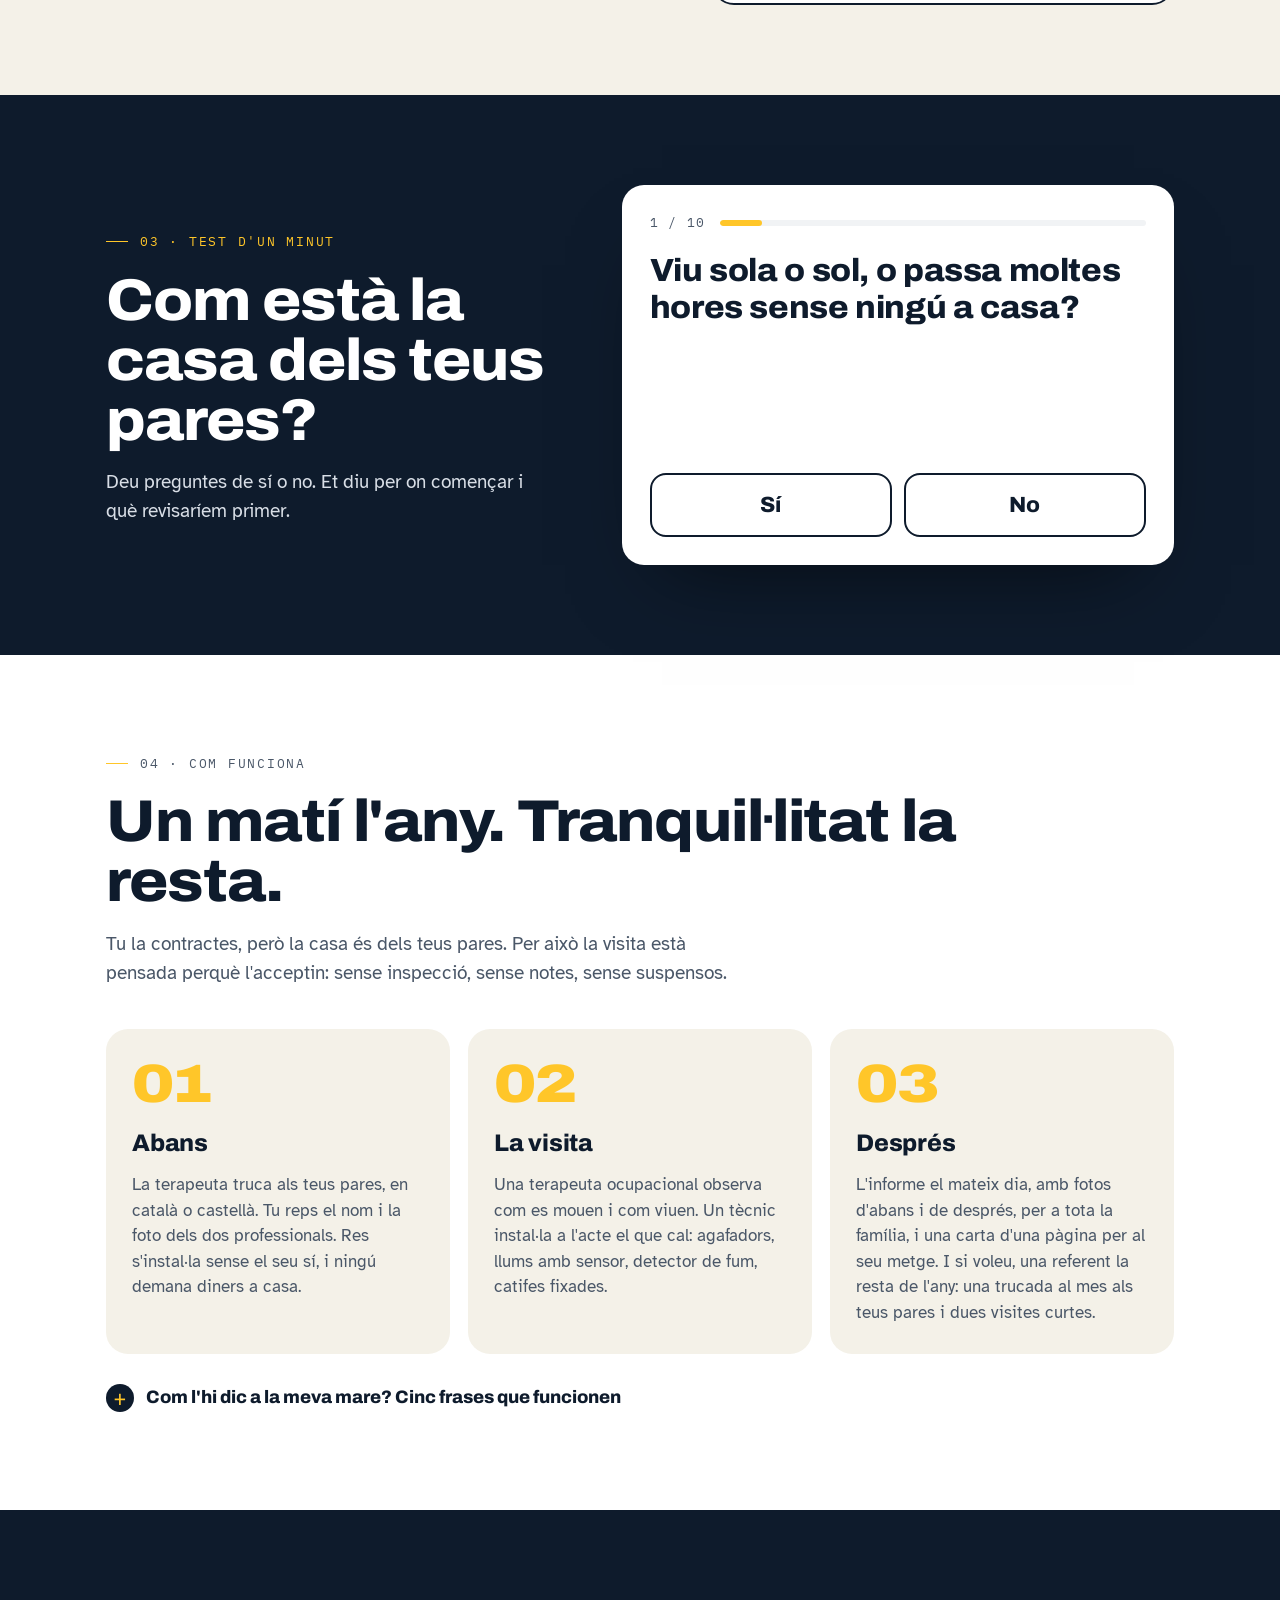
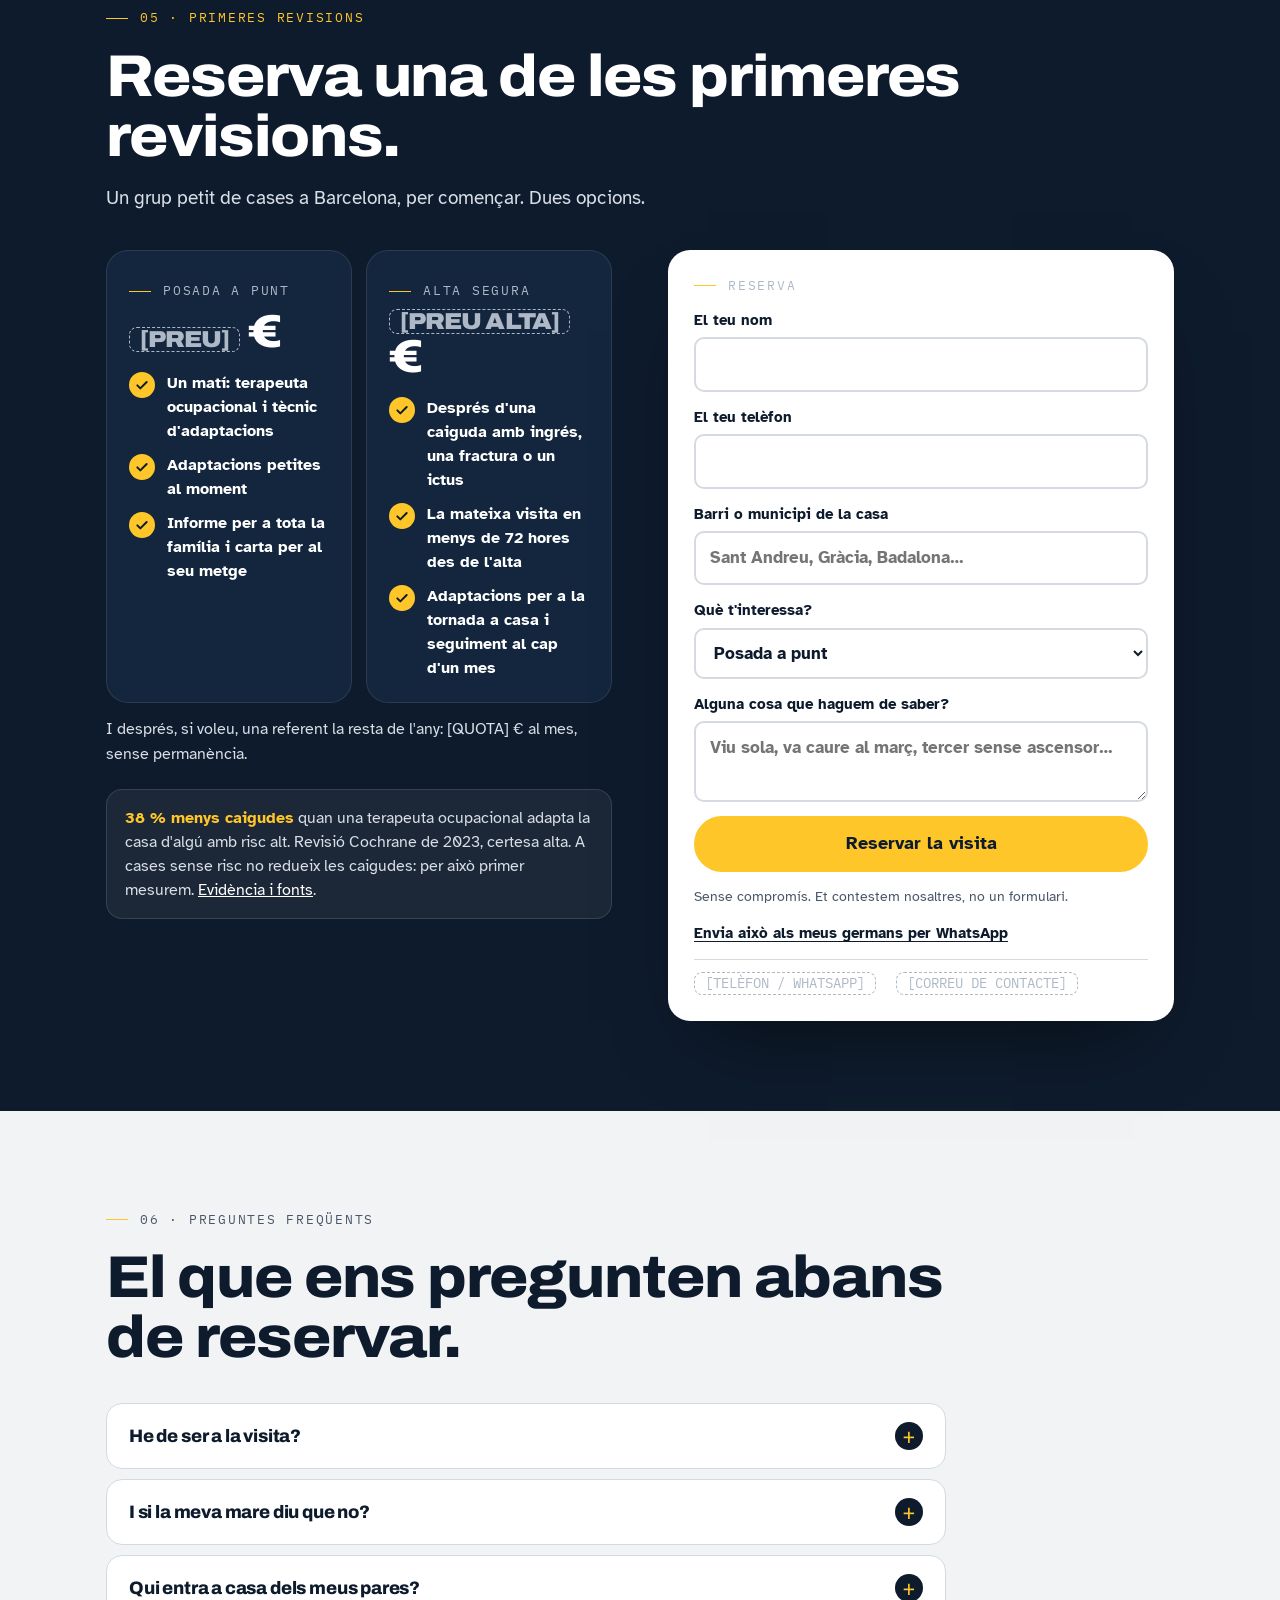
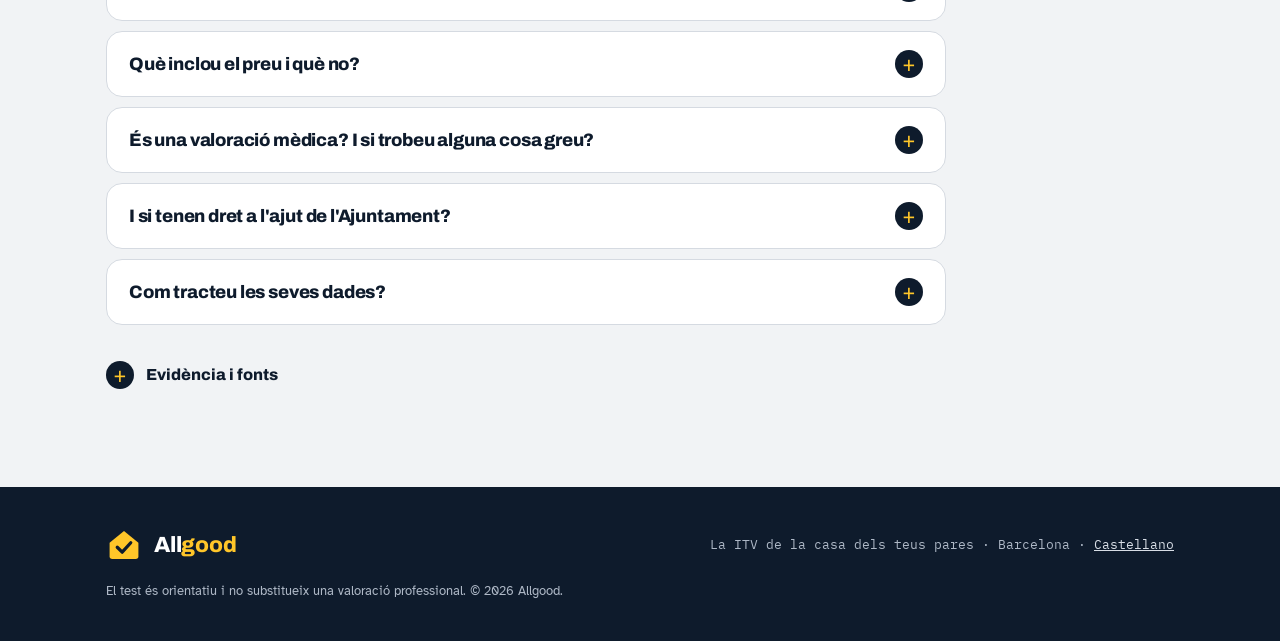
<file: ca/index.html>
<!DOCTYPE html>
<html lang="ca">
<head>
<meta charset="utf-8">
<meta name="viewport" content="width=device-width, initial-scale=1">
<title>Allgood · La ITV de la casa dels teus pares</title>
<meta name="description" content="Una terapeuta ocupacional i un tècnic revisen la casa dels teus pares a Barcelona, resolen el que és petit a la visita i t'envien l'informe.">
<meta name="theme-color" content="#0E1B2C">
<meta property="og:type" content="website">
<meta property="og:url" content="https://danieljoveangerri-ctrl.github.io/allgood-web/ca/">
<meta property="og:image" content="https://danieljoveangerri-ctrl.github.io/allgood-web/og.png">
<meta property="og:image:width" content="1200">
<meta property="og:image:height" content="630">
<meta property="og:locale" content="ca_ES">
<meta property="og:title" content="Allgood · La ITV de la casa dels teus pares">
<meta property="og:description" content="Caigudes, incendis, calor, estafes i medicació. Dos professionals, un matí, un informe per a la família. Barcelona.">
<link rel="alternate" hreflang="es" href="../">
<link rel="alternate" hreflang="ca" href="./">
<link rel="icon" href="../favicon.svg" type="image/svg+xml">
<link rel="preconnect" href="https://fonts.googleapis.com">
<link rel="preconnect" href="https://fonts.gstatic.com" crossorigin>
<link rel="stylesheet" href="https://fonts.googleapis.com/css2?family=Archivo:wdth,wght@100..125,600..900&family=Atkinson+Hyperlegible:wght@400;700&family=IBM+Plex+Mono:wght@400;500;600&display=swap">
<script>document.documentElement.classList.add('js')</script>
<link rel="stylesheet" href="../styles.css?v=20261022c">
<script type="application/ld+json">
{"@context":"https://schema.org","@type":"LocalBusiness","name":"Allgood","description":"Revisió de la llar de persones grans a Barcelona. Una terapeuta ocupacional i un tècnic d'adaptacions revisen la casa, resolen el que és petit a la mateixa visita i envien un informe a la família.","areaServed":{"@type":"City","name":"Barcelona"},"knowsAbout":["prevenció de caigudes","seguretat a la llar","persones grans"]}
</script>
<script type="application/ld+json">
{"@context":"https://schema.org","@type":"FAQPage","mainEntity":[
{"@type":"Question","name":"He de ser a la visita?","acceptedAnswer":{"@type":"Answer","text":"No cal. Abans d'anar-hi, la terapeuta truca als teus pares; durant la visita pots ser al telèfon, i l'informe t'arriba el mateix dia."}},
{"@type":"Question","name":"I si la meva mare diu que no?","acceptedAnswer":{"@type":"Answer","text":"La visita està pensada per a ella: la truca la terapeuta abans, res s'instal·la sense el seu sí i davant d'ella no hi ha inspecció ni notes. Si no vol, no insistim i busquem un altre moment."}},
{"@type":"Question","name":"Qui entra a casa dels meus pares?","acceptedAnswer":{"@type":"Answer","text":"Una terapeuta ocupacional col·legiada i un tècnic d'adaptacions. Abans de la visita reps el seu nom, la seva foto i el seu número de col·legiada. A casa ningú cobra ni ven res."}},
{"@type":"Question","name":"Què inclou el preu i què no?","acceptedAnswer":{"@type":"Answer","text":"La visita dels dos professionals, dues o tres hores; les adaptacions petites fetes a l'acte amb material habitual; l'informe i la carta per al seu metge. No inclou obres ni aparells grans: el que calgui queda per escrit a l'informe, amb pressupost de tercers. No venem reformes ni aparells."}},
{"@type":"Question","name":"I si tenen dret a l'ajut de l'Ajuntament?","acceptedAnswer":{"@type":"Answer","text":"Si viuen a Barcelona i els seus ingressos no superen 1,5 vegades l'IRSC, uns 19.200 € l'any per persona, el Programa d'adaptació funcional de la llar adapta la casa gratis. T'expliquem com demanar-lo."}},
{"@type":"Question","name":"És una valoració mèdica?","acceptedAnswer":{"@type":"Answer","text":"No. La fa una terapeuta ocupacional col·legiada. No fem diagnòstics ni tractaments: el que requereix un metge ho demanem per escrit al seu metge de capçalera."}},
{"@type":"Question","name":"Com tracteu les seves dades?","acceptedAnswer":{"@type":"Answer","text":"Són dades de salut: només es recullen amb el consentiment dels teus pares, es guarden en servidors de la Unió Europea i ells decideixen amb qui es comparteix l'informe."}}
]}
</script>
</head>
<body>
<a class="skip" href="#inicio">Salta al contingut</a>

<header class="site-header">
  <div class="wrap header-inner">
    <a class="brand" href="#inicio" aria-label="Allgood, inici">
      <svg class="brand-mark" viewBox="0 0 40 40" aria-hidden="true"><path d="M20 4.5 36 17.5v15a3 3 0 0 1-3 3H7a3 3 0 0 1-3-3v-15z" fill="#FFC629"/><path d="M12.5 22.5 18 28l9.5-10.5" fill="none" stroke="#0E1B2C" stroke-width="3.6" stroke-linecap="round" stroke-linejoin="round"/></svg>
      <span class="brand-name">All<span class="brand-accent">good</span></span>
    </a>
    <button class="nav-toggle" type="button" aria-expanded="false" aria-controls="nav" aria-label="Obre el menú"><span></span><span></span><span></span></button>
    <nav class="nav" id="nav" aria-label="Seccions">
      <a href="#casa">Què revisem</a>
      <a href="#test">El test</a>
      <a href="#como">Com funciona</a>
      <a href="#faq">Preguntes</a>
      <a class="lang" href="../" lang="es" hreflang="es" aria-label="Versión en castellano">ES</a>
      <a class="btn btn-accent btn-sm" href="#reserva">Reservar</a>
    </nav>
  </div>
</header>

<nav class="rail" aria-label="Progrés de la pàgina">
  <a href="#inicio" data-rail="inicio"><span>Inici</span></a>
  <a href="#problema" data-rail="problema"><span>El problema</span></a>
  <a href="#casa" data-rail="casa"><span>La casa</span></a>
  <a href="#test" data-rail="test"><span>El test</span></a>
  <a href="#como" data-rail="como"><span>Com funciona</span></a>
  <a href="#reserva" data-rail="reserva"><span>Reservar</span></a>
  <a href="#faq" data-rail="faq"><span>Preguntes</span></a>
</nav>

<main>

<!-- ============ HERO: LA CASA SE ENCIENDE AL DESLIZAR ============ -->
<section class="stage" id="inicio">
  <div class="stage-sticky">
    <div class="wrap stage-grid">
      <div class="hero-copy">
        <p class="eyebrow eyebrow-accent in-1">Revisió de la llar · Barcelona</p>
        <h1 class="in-2">La <span class="accent">ITV</span> de la casa dels teus pares.</h1>
        <p class="lead in-3">Un matí l'any, una terapeuta ocupacional i un tècnic revisen casa seva, resolen a l'acte el que pot acabar en caiguda, incendi o estafa, i tu reps l'informe el mateix dia.</p>
        <div class="hero-actions in-4">
          <a class="btn btn-accent btn-lg" href="#test">Fes el test · 1 minut <svg width="20" height="20" viewBox="0 0 24 24" fill="none" stroke="currentColor" stroke-width="2.5" stroke-linecap="round" stroke-linejoin="round" aria-hidden="true"><path d="M5 12h14M13 6l6 6-6 6"/></svg></a>
          <a class="btn btn-ghost btn-lg" href="#reserva">Reservar la visita</a>
        </div>
        <p class="hero-alt in-4">Acaba de sortir de l'hospital? <a href="#reserva">Alta segura: la visita en menys de 72 hores</a>.</p>
      </div>
      <div class="hero-art in-3">
        <div class="house-glow" aria-hidden="true"></div>
        <svg class="house-svg" viewBox="0 0 520 440" role="img" aria-labelledby="house-title">
          <title id="house-title">La casa dels teus pares: a les fosques abans de la visita, il·luminada i amb l'adhesiu de revisió després</title>
          <line x1="20" y1="400" x2="500" y2="400" stroke="#3A4F6B" stroke-width="3" stroke-linecap="round"/>
          <rect x="350" y="78" width="34" height="84" fill="#13263D" stroke="#F4F1E8" stroke-width="3"/>
          <rect x="90" y="180" width="340" height="220" fill="#13263D" stroke="#F4F1E8" stroke-width="3"/>
          <polygon points="60,192 260,52 460,192" fill="#0E1B2C" stroke="#F4F1E8" stroke-width="3" stroke-linejoin="round"/>
          <!-- ventanas: apagadas -->
          <g class="h-off">
            <rect x="122" y="222" width="72" height="62" rx="4" fill="#1C3352" stroke="#F4F1E8" stroke-width="3"/>
            <rect x="326" y="222" width="72" height="62" rx="4" fill="#1C3352" stroke="#F4F1E8" stroke-width="3"/>
          </g>
          <!-- ventanas: encendidas -->
          <g class="h-on">
            <rect x="122" y="222" width="72" height="62" rx="4" fill="#FFC629" stroke="#F4F1E8" stroke-width="3"/>
            <rect x="326" y="222" width="72" height="62" rx="4" fill="#FFD35C" stroke="#F4F1E8" stroke-width="3"/>
          </g>
          <line x1="158" y1="222" x2="158" y2="284" stroke="#0E1B2C" stroke-width="3"/>
          <line x1="122" y1="253" x2="194" y2="253" stroke="#0E1B2C" stroke-width="3"/>
          <line x1="362" y1="222" x2="362" y2="284" stroke="#0E1B2C" stroke-width="3"/>
          <line x1="326" y1="253" x2="398" y2="253" stroke="#0E1B2C" stroke-width="3"/>
          <!-- puerta -->
          <rect x="215" y="262" width="90" height="138" rx="4" fill="#1C3352" stroke="#F4F1E8" stroke-width="3"/>
          <circle cx="290" cy="336" r="4" fill="#F4F1E8"/>
          <!-- luces de paso con sensor, se encienden -->
          <g class="h-on">
            <circle cx="112" cy="392" r="5" fill="#FFC629"/><circle cx="112" cy="392" r="12" fill="#FFC629" opacity=".18"/>
            <circle cx="176" cy="392" r="5" fill="#FFC629"/><circle cx="176" cy="392" r="12" fill="#FFC629" opacity=".18"/>
            <circle cx="344" cy="392" r="5" fill="#FFC629"/><circle cx="344" cy="392" r="12" fill="#FFC629" opacity=".18"/>
            <circle cx="408" cy="392" r="5" fill="#FFC629"/><circle cx="408" cy="392" r="12" fill="#FFC629" opacity=".18"/>
          </g>
          <!-- puntos rojos: lo que puede pasar -->
          <g class="h-off">
            <g class="dot"><circle class="dot-ring" cx="362" cy="253" r="7" fill="none" stroke="#C2341F" stroke-width="2"/><circle cx="362" cy="253" r="6" fill="#C2341F" stroke="#F4F1E8" stroke-width="2"/></g>
            <g class="dot dot-2"><circle class="dot-ring" cx="232" cy="398" r="7" fill="none" stroke="#C2341F" stroke-width="2"/><circle cx="232" cy="398" r="6" fill="#C2341F" stroke="#F4F1E8" stroke-width="2"/></g>
            <g class="dot dot-3"><circle class="dot-ring" cx="367" cy="112" r="7" fill="none" stroke="#C2341F" stroke-width="2"/><circle cx="367" cy="112" r="6" fill="#C2341F" stroke="#F4F1E8" stroke-width="2"/></g>
          </g>
          <!-- marcas de verificación: lo que queda resuelto -->
          <g class="h-on">
            <g><circle cx="362" cy="253" r="10" fill="#0E1B2C" stroke="#FFC629" stroke-width="2"/><path d="M357 253.5l3.5 3.5 6.5-7" fill="none" stroke="#FFC629" stroke-width="2.4" stroke-linecap="round" stroke-linejoin="round"/></g>
            <g><circle cx="232" cy="398" r="10" fill="#0E1B2C" stroke="#FFC629" stroke-width="2"/><path d="M227 398.5l3.5 3.5 6.5-7" fill="none" stroke="#FFC629" stroke-width="2.4" stroke-linecap="round" stroke-linejoin="round"/></g>
            <g><circle cx="367" cy="112" r="10" fill="#0E1B2C" stroke="#FFC629" stroke-width="2"/><path d="M362 112.5l3.5 3.5 6.5-7" fill="none" stroke="#FFC629" stroke-width="2.4" stroke-linecap="round" stroke-linejoin="round"/></g>
          </g>
          <!-- pegatina -->
          <g class="sticker h-on">
            <circle cx="420" cy="130" r="64" fill="#FFC629" stroke="#0E1B2C" stroke-width="4"/>
            <circle cx="420" cy="130" r="50" fill="none" stroke="#0E1B2C" stroke-width="1.5"/>
            <g stroke="#0E1B2C" stroke-width="3" stroke-linecap="round">
              <line x1="474" y1="130" x2="480" y2="130"/><line x1="466.77" y1="157" x2="471.96" y2="160"/><line x1="447" y1="176.77" x2="450" y2="181.96"/><line x1="420" y1="184" x2="420" y2="190"/><line x1="393" y1="176.77" x2="390" y2="181.96"/><line x1="373.23" y1="157" x2="368.04" y2="160"/><line x1="366" y1="130" x2="360" y2="130"/><line x1="373.23" y1="103" x2="368.04" y2="100"/><line x1="393" y1="83.23" x2="390" y2="78.04"/><line x1="420" y1="76" x2="420" y2="70"/><line x1="447" y1="83.23" x2="450" y2="78.04"/><line x1="466.77" y1="103" x2="471.96" y2="100"/>
            </g>
            <text x="420" y="112" text-anchor="middle" font-family="IBM Plex Mono, monospace" font-weight="600" font-size="10" letter-spacing="1.5" fill="#0E1B2C">ALLGOOD</text>
            <text x="420" y="150" text-anchor="middle" font-family="Archivo, sans-serif" font-weight="900" font-size="44" fill="#0E1B2C" data-year-next>27</text>
            <text x="420" y="168" text-anchor="middle" font-family="IBM Plex Mono, monospace" font-weight="600" font-size="9" letter-spacing="1.5" fill="#0E1B2C">REVISADA</text>
          </g>
        </svg>
        <p class="stage-caption" aria-hidden="true"><span class="cap-off">Avui, a les fosques: tres punts sense resoldre. Llisca.</span><span class="cap-on">Després: llum de pas, agafadors, detector i l'adhesiu de l'any.</span></p>
      </div>
    </div>
    <p class="scroll-cue" aria-hidden="true"><span></span>Llisca per encendre la casa</p>
  </div>
</section>

<!-- ============ 01 · EL PROBLEMA, EN TRES CIFRAS ============ -->
<section class="section section-white" id="problema">
  <div class="wrap">
    <p class="eyebrow">01 · El problema</p>
    <h2 class="h2">Gairebé sempre comença per una cosa petita.</h2>
    <p class="sub">Una catifa, un passadís a les fosques, un detector que ningú va posar. La casa és on passa, i ningú se n'encarrega.</p>
    <div class="numbers">
      <div class="number reveal">
        <p class="number-n"><span data-count="60000">60.000</span></p>
        <p>fractures de maluc l'any a Espanya. Gairebé totes, per una caiguda; la majoria, a casa.</p>
      </div>
      <div class="number reveal">
        <p class="number-n red">+<span data-count="5200">5.200</span></p>
        <p>morts per calor l'estiu de 2026, la xifra més alta en una dècada. Gairebé totes, més grans de 65.</p>
      </div>
      <div class="number reveal">
        <p class="number-n">1 de 2</p>
        <p>persones grans que cauen torna a caure aquell mateix any.</p>
      </div>
    </div>
    <p class="fine-src">Xifres de l'INE, del sistema MoMo de l'Instituto de Salud Carlos III i de la literatura clínica. <a href="#fuentes">Veure les fonts</a>.</p>
  </div>
</section>

<!-- ============ 02 · LA CASA ============ -->
<section class="section section-cream" id="casa">
  <div class="wrap">
    <p class="eyebrow">02 · Tria una estança</p>
    <h2 class="h2">Sis estances, cinc riscos, un matí.</h2>
    <p class="sub">Així és una visita: estança per estança, amb els ulls de qui hi viu. Toca'n qualsevol i mira què solem trobar i què deixem resolt.</p>
    <div class="house">
      <div class="plan-wrap">
        <div class="plan" role="tablist" aria-label="Plànol de la casa">
          <button class="room" type="button" role="tab" id="tab-dormitorio" data-room="dormitorio" aria-selected="false" aria-controls="room-panel" style="grid-area:dormitorio"><span class="room-head"><span class="room-name">Dormitori</span><span class="room-dot"></span></span><span class="room-tag">Calor · Medicació</span></button>
          <button class="room" type="button" role="tab" id="tab-pasillo" data-room="pasillo" aria-selected="false" aria-controls="room-panel" style="grid-area:pasillo"><span class="room-head"><span class="room-name">Passadís</span><span class="room-dot"></span></span><span class="room-tag">Caigudes</span></button>
          <button class="room" type="button" role="tab" id="tab-bano" data-room="bano" aria-selected="true" aria-controls="room-panel" style="grid-area:bano"><span class="room-head"><span class="room-name">Bany</span><span class="room-dot"></span></span><span class="room-tag">Caigudes</span></button>
          <button class="room" type="button" role="tab" id="tab-salon" data-room="salon" aria-selected="false" aria-controls="room-panel" style="grid-area:salon"><span class="room-head"><span class="room-name">Menjador</span><span class="room-dot"></span></span><span class="room-tag">Estafes</span></button>
          <button class="room" type="button" role="tab" id="tab-cocina" data-room="cocina" aria-selected="false" aria-controls="room-panel" style="grid-area:cocina"><span class="room-head"><span class="room-name">Cuina</span><span class="room-dot"></span></span><span class="room-tag">Incendis</span></button>
          <button class="room" type="button" role="tab" id="tab-entrada" data-room="entrada" aria-selected="false" aria-controls="room-panel" style="grid-area:entrada"><span class="room-head"><span class="room-name">Entrada</span><span class="room-dot"></span></span><span class="room-tag">Caigudes</span></button>
        </div>
        <ul class="fronts-row" aria-label="Els cinc riscos">
          <li>Caigudes</li><li>Incendis</li><li>Calor</li><li>Estafes</li><li>Medicació</li>
        </ul>
      </div>
      <div class="sheet-backdrop" data-sheet-close hidden></div>
      <div class="room-panel" id="room-panel" role="tabpanel" aria-labelledby="tab-bano">
        <button class="sheet-close" type="button" data-sheet-close aria-label="Tanca">×</button>
        <div class="room-body">
          <div class="room-panel-head"><span class="eyebrow">Estança</span><span class="chip chip-accent" data-room-tag>Caigudes</span></div>
          <h3 class="h3" data-room-name>Bany</h3>
          <p class="room-scene" data-room-scene>La banyera alta, el terra mullat i res de ferm on agafar-se.</p>
          <p class="label">El que deixem resolt</p>
          <ul class="list list-fix" data-room-fixes>
            <li>Agafadors al costat del vàter i a la dutxa</li>
            <li>Antilliscant dins i fora de la dutxa</li>
            <li>Llum nocturn per anar-hi sense encendre res</li>
            <li>Aigua de la dutxa a temperatura segura, amb limitador si cal</li>
          </ul>
        </div>
        <p class="room-foot">El que és petit, a la mateixa visita. El que és gran, per escrit a l'informe. No venem obres.</p>
      </div>
    </div>
  </div>
</section>

<!-- ============ 03 · EL TEST, UNA PREGUNTA CADA VEZ ============ -->
<section class="section section-navy" id="test">
  <div class="wrap test-wrap">
    <div class="test-copy">
      <p class="eyebrow eyebrow-accent">03 · Test d'un minut</p>
      <h2 class="h2">Com està la casa dels teus pares?</h2>
      <p class="sub">Deu preguntes de sí o no. Et diu per on començar i què revisaríem primer.</p>
    </div>
    <div class="quiz" id="quiz" data-total="10">
      <div class="quiz-card" data-quiz-card>
        <div class="quiz-top">
          <span class="quiz-count" aria-live="polite"><span data-quiz-index>1</span> / 10</span>
          <div class="quiz-bar" aria-hidden="true"><span data-quiz-bar style="width:10%"></span></div>
        </div>
        <p class="quiz-q" data-quiz-q aria-live="polite" aria-atomic="true">Viu sola o sol, o passa moltes hores sense ningú a casa?</p>
        <div class="quiz-actions">
          <button type="button" class="quiz-btn" data-quiz-answer="si" aria-pressed="false">Sí</button>
          <button type="button" class="quiz-btn" data-quiz-answer="no" aria-pressed="false">No</button>
        </div>
        <button type="button" class="quiz-back" data-quiz-back hidden>← Anterior</button>
      </div>
      <div class="quiz-result" data-quiz-result hidden tabindex="-1">
        <p class="eyebrow">Resultat</p>
        <p class="result-level">Risc <span data-level>baix</span></p>
        <div class="score" aria-hidden="true"><span data-score style="width:4%"></span></div>
                <p class="result-text" data-level-text></p>
        <p class="result-route" data-route></p>
        <div data-fixes-wrap hidden>
          <p class="label">El primer que revisaríem</p>
          <ul class="list list-fix list-fix-accent" data-fixes></ul>
        </div>
        <div class="result-actions">
          <a class="btn btn-accent" href="#reserva">Reservar la visita</a>
          <a class="btn btn-ghost" data-share href="https://wa.me/" target="_blank" rel="noopener">Compartir per WhatsApp</a>
          <button type="button" class="link-btn" data-quiz-reset>Repetir el test</button>
        </div>
        <p class="fine">Orientatiu. No substitueix una valoració professional. La marxa i l'equilibri es mesuren a la visita.</p>
      </div>
    </div>
  </div>
</section>

<!-- ============ 04 · UNA MAÑANA ============ -->
<section class="section section-white" id="como">
  <div class="wrap">
    <p class="eyebrow">04 · Com funciona</p>
    <h2 class="h2">Un matí l'any. Tranquil·litat la resta.</h2>
    <p class="sub">Tu la contractes, però la casa és dels teus pares. Per això la visita està pensada perquè l'acceptin: sense inspecció, sense notes, sense suspensos.</p>
    <ol class="moments">
      <li class="moment reveal">
        <span class="moment-n">01</span>
        <h3>Abans</h3>
        <p>La terapeuta truca als teus pares, en català o castellà. Tu reps el nom i la foto dels dos professionals. Res s'instal·la sense el seu sí, i ningú demana diners a casa.</p>
      </li>
      <li class="moment reveal">
        <span class="moment-n">02</span>
        <h3>La visita</h3>
        <p>Una terapeuta ocupacional observa com es mouen i com viuen. Un tècnic instal·la a l'acte el que cal: agafadors, llums amb sensor, detector de fum, catifes fixades.</p>
      </li>
      <li class="moment reveal">
        <span class="moment-n">03</span>
        <h3>Després</h3>
        <p>L'informe el mateix dia, amb fotos d'abans i de després, per a tota la família, i una carta d'una pàgina per al seu metge. I si voleu, una referent la resta de l'any: una trucada al mes als teus pares i dues visites curtes.</p>
      </li>
    </ol>
    <details class="more reveal">
      <summary>Com l'hi dic a la meva mare? Cinc frases que funcionen</summary>
      <ul class="phrases">
        <li>«Mare, venen a posar llum al passadís i a revisar el bany. Ho pago jo.»</li>
        <li>«És una revisió de la casa, com la del gas.»</li>
        <li>«Venen dos professionals, una terapeuta i un tècnic. Et trucarà ella abans.»</li>
        <li>«Tu decideixes què es queda i què no.»</li>
        <li>«Em quedo més tranquil·la si ho fem abans de l'estiu.»</li>
      </ul>
    </details>
  </div>
</section>

<!-- ============ 05 · RESERVA ============ -->
<section class="section section-navy" id="reserva">
  <div class="wrap">
    <p class="eyebrow eyebrow-accent">05 · Primeres revisions</p>
    <h2 class="h2">Reserva una de les primeres revisions.</h2>
    <p class="sub">Un grup petit de cases a Barcelona, per començar. Dues opcions.</p>
    <div class="reserva">
      <div class="reserva-copy">
        <div class="offers">
          <article class="offer reveal">
            <p class="eyebrow">Posada a punt</p>
            <p class="price"><span class="placeholder" data-price>[PREU]</span> €</p>
            <ul class="list list-fix list-fix-accent">
              <li>Un matí: terapeuta ocupacional i tècnic d'adaptacions</li>
              <li>Adaptacions petites al moment</li>
              <li>Informe per a tota la família i carta per al seu metge</li>
            </ul>
          </article>
          <article class="offer reveal">
            <p class="eyebrow">Alta segura</p>
            <p class="price"><span class="placeholder" data-price-alta>[PREU ALTA]</span> €</p>
            <ul class="list list-fix list-fix-accent">
              <li>Després d'una caiguda amb ingrés, una fractura o un ictus</li>
              <li>La mateixa visita en menys de 72 hores des de l'alta</li>
              <li>Adaptacions per a la tornada a casa i seguiment al cap d'un mes</li>
            </ul>
          </article>
        </div>
        <p class="offers-note">I després, si voleu, una referent la resta de l'any: <span data-cuota-inline>[QUOTA]</span> € al mes, sense permanència.</p>
        <p class="evidence-line reveal"><strong>38 % menys caigudes</strong> quan una terapeuta ocupacional adapta la casa d'algú amb risc alt. Revisió Cochrane de 2023, certesa alta. A cases sense risc no redueix les caigudes: per això primer mesurem. <a href="#fuentes">Evidència i fonts</a>.</p>
      </div>
      <form class="booking reveal" id="booking" novalidate>
        <p class="eyebrow">Reserva</p>
        <label>El teu nom<input name="nombre" type="text" required autocomplete="name" aria-describedby="form-note"></label>
        <label>El teu telèfon<input name="telefono" type="tel" required autocomplete="tel" inputmode="tel" aria-describedby="form-note"></label>
        <label>Barri o municipi de la casa<input name="zona" type="text" placeholder="Sant Andreu, Gràcia, Badalona…"></label>
        <label>Què t'interessa?<select name="interes"><option>Posada a punt</option><option>Alta segura</option><option>Posada a punt amb referent</option><option>Encara no ho sé</option></select></label>
        <label>Alguna cosa que haguem de saber?<textarea name="nota" rows="2" placeholder="Viu sola, va caure al març, tercer sense ascensor…"></textarea></label>
        <button class="btn btn-accent btn-lg btn-full" type="submit" data-submit>Reservar la visita</button>
        <p class="form-note" data-form-note id="form-note" role="status">Sense compromís. Et contestem nosaltres, no un formulari.</p>
        <p class="split" data-split hidden></p>
        <a class="share-sibs" data-share-sibs href="https://wa.me/" target="_blank" rel="noopener">Envia això als meus germans per WhatsApp</a>
        <div class="contact-lines">
          <a class="placeholder" data-contact-phone>[TELÈFON / WHATSAPP]</a>
          <a class="placeholder" data-contact-email>[CORREU DE CONTACTE]</a>
        </div>
      </form>
    </div>
  </div>
</section>

<!-- ============ 06 · PREGUNTAS Y FUENTES ============ -->
<section class="section section-grey" id="faq">
  <div class="wrap">
    <p class="eyebrow">06 · Preguntes freqüents</p>
    <h2 class="h2">El que ens pregunten abans de reservar.</h2>
    <div class="faq">
      <details class="faq-item reveal"><summary>He de ser a la visita?</summary><p>No cal. Molts fills viuen lluny. Abans d'anar-hi, la terapeuta truca als teus pares; durant la visita pots ser al telèfon si vols, i l'informe t'arriba el mateix dia.</p></details>
      <details class="faq-item reveal"><summary>I si la meva mare diu que no?</summary><p>És el més habitual al principi. Per això la visita està pensada per a ella: la truca la terapeuta abans, res s'instal·la sense el seu sí i davant d'ella no hi ha inspecció ni notes. Si tot i així no vol, no insistim: ho parlem amb tu i busquem un altre moment.</p></details>
      <details class="faq-item reveal"><summary>Qui entra a casa dels meus pares?</summary><p>Una terapeuta ocupacional col·legiada i un tècnic d'adaptacions. Abans de la visita reps el seu nom, la seva foto i el seu número de col·legiada. A casa ningú cobra ni ven res.</p></details>
      <details class="faq-item reveal"><summary>Què inclou el preu i què no?</summary><p>La visita dels dos professionals, dues o tres hores; les adaptacions petites fetes a l'acte amb material habitual: agafadors, llums amb sensor, detector de fum, antilliscant, catifes fixades; l'informe i la carta per al seu metge. No inclou obres ni aparells grans: el que calgui queda per escrit a l'informe, amb pressupost de tercers. No venem reformes ni aparells.</p></details>
      <details class="faq-item reveal"><summary>És una valoració mèdica? I si trobeu alguna cosa greu?</summary><p>No és mèdica: la fa una terapeuta ocupacional col·legiada, que valora com es mou i com viu la persona a casa seva, sense diagnòstics ni tractaments. El que requereix un metge l'hi demanem per escrit al seu metge de capçalera. Si detecta alguna cosa que necessita atenció urgent, ho parlem amb tu al moment i ho derivem amb un protocol escrit.</p></details>
      <details class="faq-item reveal"><summary>I si tenen dret a l'ajut de l'Ajuntament?</summary><p>Si viuen a Barcelona i els seus ingressos no superen 1,5 vegades l'IRSC, uns 19.200 € l'any per persona, el <a href="https://ajuntament.barcelona.cat/personesgrans/ca/programa-dadaptacio-funcional-de-la-llar-persones-grans" target="_blank" rel="noopener">Programa d'adaptació funcional de la llar</a> adapta la casa gratis. T'expliquem com demanar-lo.</p></details>
      <details class="faq-item reveal"><summary>Com tracteu les seves dades?</summary><p>La informació de la visita són dades de salut. Només es recullen amb el consentiment dels teus pares, es guarden en servidors de la Unió Europea i són ells qui decideixen amb qui es comparteix l'informe.</p></details>
    </div>
    <details class="sources-wrap reveal" id="fuentes">
      <summary>Evidència i fonts</summary>
      <ul class="evidence-list">
        <li><strong>38 %</strong> menys caigudes en adaptar la casa amb terapeuta ocupacional en persones de risc alt; sense efecte en població sense risc. Revisió Cochrane 2023. <a href="https://pubmed.ncbi.nlm.nih.gov/36893804/" target="_blank" rel="noopener">PubMed</a></li>
        <li><strong>26 %</strong> menys lesions per caigudes a casa amb un conjunt senzill d'adaptacions. Assaig aleatoritzat en 842 llars, The Lancet 2015. <a href="https://pubmed.ncbi.nlm.nih.gov/25255696/" target="_blank" rel="noopener">PubMed</a></li>
        <li><strong>Del 40 % al 2 %</strong> de persones amb caigudes al pilot de terapeutes ocupacionals a domicili de l'atenció primària de Barcelona, 107 persones, sense grup de control. <a href="https://perevirgili.gencat.cat/ca/detalls/Noticia/La-incorporacio-de-terapeutes-ocupacionals-a-latencio-domiciliaria-a-lAtencio-Primaria-es-eficac-en-la-millora-de-lautonomia-i-la-prevencio-de-caigudes-en-gent-gran-fragil" target="_blank" rel="noopener">Parc Sanitari Pere Virgili</a></li>
        <li>Des de l'abril de 2026 el consens estatal de prevenció de caigudes demana revisar els riscos de la llar des dels 70 anys a l'atenció primària. <a href="https://www.sanidad.gob.es/gabinete/notasPrensa.do?id=6883" target="_blank" rel="noopener">Ministerio de Sanidad</a></li>
      </ul>
      <ol class="sources">
        <li>Fractures de maluc a Espanya i cost per fractura. <a href="https://pmc.ncbi.nlm.nih.gov/articles/PMC7025055" target="_blank" rel="noopener">PubMed Central</a></li>
        <li>Mortalitat després d'una fractura de maluc, SEIOMM. <a href="https://www.redaccionmedica.com/ultimas-noticias/20230111/mas-de-millones-espanolas-con-alto-riesgo-fractura-siguen-sin-tratamiento-por-osteoporosis/95365_0.html" target="_blank" rel="noopener">Redacción Médica</a></li>
        <li>Recaigudes en gent gran que cau, Consejo General de Enfermería. <a href="https://www.eldebate.com/sociedad/20241024/caidas-hospitales-suponen-gasto-30000-millones-ano-espana-segun-consejo-general-enfermeria_237473.html" target="_blank" rel="noopener">El Debate</a></li>
        <li>Detectors de fum a les llars espanyoles, Bombers de la Comunitat de Madrid. <a href="https://comunidad.madrid/sites/default/files/230331_np_presjustin_campana_baterias_seguras.pdf" target="_blank" rel="noopener">Comunidad de Madrid</a></li>
        <li>Mortalitat atribuïble a la calor, estiu de 2026, sistema MoMo de l'Instituto de Salud Carlos III: més de 5.200 morts estimades a 31 d'agost. <a href="https://es.euronews.com/2026/08/31/el-calor-deja-mas-de-5200-muertes-estimadas-en-espana-en-2026-un-maximo-desde-2015" target="_blank" rel="noopener">Euronews</a></li>
        <li>La casa com el lloc on més accidents tenen les persones grans. <a href="https://www.zaragoza.es/sede/servicio/noticia/228063" target="_blank" rel="noopener">Ayuntamiento de Zaragoza</a></li>
        <li>Programa d'adaptació funcional de la llar, Ajuntament de Barcelona. <a href="https://ajuntament.barcelona.cat/personesgrans/ca/programa-dadaptacio-funcional-de-la-llar-persones-grans" target="_blank" rel="noopener">Ajuntament de Barcelona</a></li>
      </ol>
    </details>
  </div>
</section>

</main>

<footer class="site-footer">
  <div class="wrap">
    <div class="footer-inner">
      <a class="brand" href="#inicio" aria-label="Allgood, torna a dalt">
        <svg class="brand-mark" viewBox="0 0 40 40" aria-hidden="true"><path d="M20 4.5 36 17.5v15a3 3 0 0 1-3 3H7a3 3 0 0 1-3-3v-15z" fill="#FFC629"/><path d="M12.5 22.5 18 28l9.5-10.5" fill="none" stroke="#0E1B2C" stroke-width="3.6" stroke-linecap="round" stroke-linejoin="round"/></svg>
        <span class="brand-name">All<span class="brand-accent">good</span></span>
      </a>
      <p class="footer-tag">La ITV de la casa dels teus pares · Barcelona · <a href="../" lang="es" hreflang="es">Castellano</a></p>
    </div>
    <p class="footer-fine">El test és orientatiu i no substitueix una valoració professional. © 2026 Allgood.</p>
  </div>
</footer>

<div class="mobile-cta" aria-label="Accions ràpides">
  <a class="btn btn-accent" href="#test">Fes el test</a>
  <a class="btn btn-ghost" href="#reserva">Reservar la visita</a>
</div>
<a class="wa-float" data-wa-float hidden target="_blank" rel="noopener" aria-label="Escriu-nos per WhatsApp"><svg viewBox="0 0 32 32" aria-hidden="true"><path d="M16.04 2C8.3 2 2 8.26 2 15.98c0 2.82.83 5.44 2.26 7.64L2 30l6.57-2.17A13.9 13.9 0 0 0 16.04 30C23.78 30 30 23.74 30 16.02 30 8.26 23.78 2 16.04 2zm0 25.4c-2.2 0-4.26-.6-6.04-1.7l-.43-.26-3.9 1.29 1.3-3.8-.28-.45a11.4 11.4 0 0 1-1.78-6.1c0-6.3 5.13-11.4 11.44-11.4 6.3 0 11.42 5.1 11.42 11.4 0 6.3-5.12 11.42-11.73 11.42zm6.27-8.55c-.34-.17-2.03-1-2.34-1.12-.31-.11-.54-.17-.77.17-.23.34-.88 1.12-1.08 1.35-.2.23-.4.26-.74.09-.34-.17-1.45-.53-2.76-1.7-1.02-.91-1.71-2.03-1.91-2.37-.2-.34-.02-.53.15-.7.15-.15.34-.4.51-.6.17-.2.23-.34.34-.57.11-.23.06-.43-.03-.6-.09-.17-.77-1.86-1.06-2.54-.28-.67-.56-.58-.77-.59h-.66c-.23 0-.6.09-.91.43-.31.34-1.2 1.17-1.2 2.86s1.23 3.32 1.4 3.55c.17.23 2.42 3.7 5.86 5.18.82.35 1.46.56 1.96.72.82.26 1.57.22 2.16.13.66-.1 2.03-.83 2.32-1.63.29-.8.29-1.49.2-1.63-.09-.14-.31-.23-.65-.4z"/></svg></a>

<script src="../app.js?v=20261022c" defer></script>
</body>
</html>
</file>
<file: styles.css>
/* =====================================================================
   Allgood · estilos v2
   Marino + amarillo pegatina + crema. Archivo (títulos), Atkinson
   Hyperlegible (texto), IBM Plex Mono (etiquetas). Pocas secciones,
   cada una una escena; movimiento lento y con sentido.
   ===================================================================== */
:root{
  --navy:#0E1B2C; --navy-2:#13263D; --navy-3:#1C3352;
  --muted:#4A5768; --muted-2:#AEB8C6; --line:#D5DAE1; --line-2:#D8DEE6;
  --grey:#F1F3F5; --cream:#F4F1E8; --white:#FFFFFF;
  --accent:#FFC629; --accent-2:#FFD35C; --red:#C2341F; --green:#5CC48F; --orange:#FF6B4A; --focus:#2A6FDB;
  --display:'Archivo',system-ui,sans-serif;
  --body:'Atkinson Hyperlegible',system-ui,sans-serif;
  --mono:'IBM Plex Mono',ui-monospace,SFMono-Regular,Menlo,monospace;
  --wrap:1180px; --gutter:clamp(18px,4.5vw,56px);
  --r:16px; --r-lg:22px; --header-h:72px;
  --ease:cubic-bezier(.22,.61,.36,1); --slow:.9s;
}

/* ---------- base ---------- */
*,*::before,*::after{box-sizing:border-box}
[hidden]{display:none!important}
html{scroll-behavior:smooth;-webkit-text-size-adjust:100%}
body{margin:0;background:var(--white);color:var(--navy);font-family:var(--body);font-size:18px;line-height:1.55;-webkit-font-smoothing:antialiased;overflow-x:hidden}
body.sheet-open{overflow:hidden}
svg{display:block;max-width:100%}
a{color:inherit}
button{font:inherit;color:inherit;cursor:pointer}
h1,h2,h3,p,ul,ol,figure{margin:0}
ul,ol{padding:0;list-style:none}
::selection{background:var(--accent);color:var(--navy)}
:focus-visible{outline:3px solid var(--focus);outline-offset:3px}
[id]{scroll-margin-top:calc(var(--header-h) + 12px)}
.wrap{max-width:var(--wrap);margin:0 auto;padding-inline:var(--gutter)}
.section{padding-block:clamp(64px,10vh,120px)}
.section-white{background:var(--white)}
.section-grey{background:var(--grey)}
.section-cream{background:var(--cream)}
.section-navy{background:var(--navy);color:var(--white)}
.skip{position:absolute;left:-999px;top:8px;z-index:100;background:var(--accent);color:var(--navy);padding:10px 14px;border-radius:8px;font-weight:700}
.skip:focus{left:8px}

/* ---------- tipografía ---------- */
.eyebrow{font-family:var(--mono);font-size:12.5px;letter-spacing:.14em;text-transform:uppercase;color:var(--muted);display:inline-flex;align-items:center;gap:12px}
.eyebrow::before{content:"";width:22px;height:1px;background:var(--accent)}
.section-navy .eyebrow,.stage .eyebrow{color:var(--muted-2)}
.eyebrow-accent{color:var(--accent)!important}
.h2{margin-top:18px;max-width:880px;font-family:var(--display);font-weight:800;font-stretch:108%;font-size:clamp(34px,4.6vw,62px);line-height:1.02;letter-spacing:-.018em}
.h3{font-family:var(--display);font-weight:800;font-stretch:108%;font-size:clamp(26px,3vw,40px);line-height:1.08;letter-spacing:-.01em}
.sub{margin-top:18px;max-width:640px;font-size:clamp(17px,1.5vw,20px);color:var(--muted)}
.section-navy .sub{color:var(--line-2)}
.accent{color:var(--accent)}
.red{color:var(--red)}
.label{font-family:var(--mono);font-size:12.5px;letter-spacing:.1em;text-transform:uppercase;color:var(--muted)}

/* ---------- botones ---------- */
.btn{display:inline-flex;align-items:center;justify-content:center;gap:10px;min-height:48px;padding:0 22px;border-radius:999px;border:2px solid transparent;font-weight:700;font-size:17px;line-height:1.1;text-decoration:none;text-align:center;transition:transform .5s var(--ease),background-color .4s var(--ease),color .4s var(--ease),border-color .4s var(--ease)}
.btn:hover{transform:translateY(-2px)}
.btn:active{transform:translateY(0)}
.btn-lg{min-height:56px;padding:0 26px;font-size:18px}
.btn-sm{min-height:40px;padding:0 18px;font-size:16px}
.btn-full{width:100%}
.btn-accent{background:var(--accent);color:var(--navy);border-color:var(--accent)}
.btn-accent:hover{background:var(--accent-2);border-color:var(--accent-2)}
.btn-ghost{background:transparent;color:var(--white);border-color:rgba(255,255,255,.7)}
.btn-ghost:hover{background:rgba(255,255,255,.1);border-color:var(--white)}
.link-btn{background:none;border:0;min-height:44px;padding:10px 0;color:var(--muted-2);text-decoration:underline;text-underline-offset:3px;font-size:15px}
.link-btn:hover{color:var(--white)}

/* ---------- cabecera ---------- */
.site-header{position:sticky;top:0;z-index:50;background:var(--navy);color:var(--white);transition:background .5s var(--ease),box-shadow .5s var(--ease)}
.site-header.is-scrolled{background:rgba(14,27,44,.88);backdrop-filter:blur(12px);-webkit-backdrop-filter:blur(12px);box-shadow:0 12px 30px -20px rgba(0,0,0,.7)}
.header-inner{position:relative;display:flex;align-items:center;justify-content:space-between;gap:16px;min-height:var(--header-h)}
.brand{display:flex;align-items:center;gap:12px;text-decoration:none;color:var(--white)}
.brand-mark{width:36px;height:36px;flex:none}
.brand-name{font-family:var(--display);font-weight:800;font-size:22px;letter-spacing:-.01em}
.brand-accent{color:var(--accent)}
.nav{display:flex;align-items:center;gap:26px;font-size:15.5px}
.nav a{color:var(--line-2);text-decoration:none;transition:color .3s}
.nav a:hover{color:var(--white)}
.nav .btn{color:var(--navy)}
.lang{font-family:var(--mono);font-size:12.5px;letter-spacing:.08em;color:var(--muted-2)!important;text-decoration:none;border:1px solid rgba(255,255,255,.28);border-radius:6px;padding:4px 8px}
.lang:hover{color:var(--white)!important;border-color:var(--white)}
.nav-toggle{display:none}
@media (max-width:979px){
  .nav-toggle{display:inline-flex;flex-direction:column;justify-content:center;gap:5px;width:44px;height:44px;padding:0 10px;background:none;border:0;border-radius:8px}
  .nav-toggle span{display:block;width:24px;height:2px;background:var(--white);border-radius:2px;transition:transform .25s,opacity .25s}
  .nav-toggle[aria-expanded="true"] span:nth-child(1){transform:translateY(7px) rotate(45deg)}
  .nav-toggle[aria-expanded="true"] span:nth-child(2){opacity:0}
  .nav-toggle[aria-expanded="true"] span:nth-child(3){transform:translateY(-7px) rotate(-45deg)}
  .nav{display:none;position:absolute;left:0;right:0;top:100%;flex-direction:column;align-items:stretch;gap:0;background:var(--navy);padding:4px var(--gutter) 20px;border-bottom:1px solid rgba(255,255,255,.08);box-shadow:0 20px 40px -20px rgba(0,0,0,.5)}
  .nav.open{display:flex}
  .nav a{padding:14px 0;border-bottom:1px solid rgba(255,255,255,.08);font-size:18px}
  .nav .lang{align-self:flex-start;margin-top:12px;padding:10px 12px;border-bottom:1px solid rgba(255,255,255,.28)}
  .nav .btn{margin-top:14px;border-bottom:0;padding:0 18px}
}

/* ---------- raíl de progreso (escritorio) ---------- */
.rail{display:none}
@media (min-width:1180px){
  .rail{display:flex;flex-direction:column;gap:4px;position:fixed;right:14px;top:50%;transform:translateY(-50%);z-index:45}
  .rail a{position:relative;width:24px;height:24px;border-radius:50%;display:grid;place-items:center}
  .rail a::before{content:"";width:8px;height:8px;border-radius:50%;background:rgba(14,27,44,.25);transition:transform .4s var(--ease),background .4s}
  .rail a span{position:absolute;right:30px;top:50%;transform:translateY(-50%);white-space:nowrap;font-family:var(--mono);font-size:11px;letter-spacing:.1em;text-transform:uppercase;color:var(--navy);background:var(--white);padding:4px 8px;border-radius:6px;opacity:0;pointer-events:none;transition:opacity .3s;box-shadow:0 6px 20px -10px rgba(0,0,0,.4)}
  .rail a:hover span,.rail a:focus-visible span{opacity:1}
  .rail a.active::before{background:var(--accent);transform:scale(1.5)}
  .rail.on-dark a::before{background:rgba(255,255,255,.3)}
  .rail.on-dark a.active::before{background:var(--accent)}
}

/* ---------- entrada ---------- */
.in-1,.in-2,.in-3,.in-4{opacity:0;transform:translateY(18px);animation:enter var(--slow) var(--ease) forwards}
.in-2{animation-delay:.12s}.in-3{animation-delay:.26s}.in-4{animation-delay:.42s}
@keyframes enter{to{opacity:1;transform:none}}

/* ---------- escenario: la casa se enciende ---------- */
.stage{--p:0;position:relative;height:170vh;background:var(--navy);color:var(--white)}
.stage-sticky{position:sticky;top:var(--header-h);height:calc(100svh - var(--header-h));display:flex;flex-direction:column;justify-content:center;overflow:hidden;background:var(--navy)}
.stage-sticky::before{content:"";position:absolute;inset:0;background:radial-gradient(ellipse 70% 60% at 70% 40%,rgba(255,198,41,.12),transparent 70%);opacity:var(--p);will-change:opacity;pointer-events:none}
.stage-grid{position:relative}
.stage-grid{display:grid;grid-template-columns:minmax(0,1.05fr) minmax(0,.95fr);gap:clamp(28px,5vw,64px);align-items:center;width:100%}
.hero-copy h1{margin-top:18px;font-family:var(--display);font-weight:850;font-size:clamp(42px,6.4vw,88px);line-height:.97;letter-spacing:-.022em}
.hero-copy .lead{margin-top:22px;max-width:540px;font-size:clamp(17px,1.5vw,20px);color:var(--line-2)}
.hero-actions{margin-top:30px;display:flex;flex-wrap:wrap;gap:12px}
.hero-alt{margin-top:16px;font-size:15px;color:var(--muted-2)}
.hero-alt a{color:var(--accent);font-weight:700;text-underline-offset:3px}
.hero-art{position:relative;width:100%;max-width:560px;justify-self:end}
.house-glow{position:absolute;inset:-10% -10% 0;border-radius:50%;background:radial-gradient(circle at 50% 60%,rgba(255,198,41,.45),rgba(255,198,41,0) 62%);opacity:calc(var(--p) * .6);filter:blur(6px);pointer-events:none}
.house-svg{position:relative;width:100%;height:auto}
.h-on{opacity:var(--p);transition:opacity .15s linear}
.h-off{opacity:calc(1 - var(--p));transition:opacity .15s linear}
.sticker{transform-box:fill-box;transform-origin:center;transform:rotate(calc(-8deg - (1 - var(--p)) * 18deg)) scale(calc(.55 + var(--p) * .45))}
.dot-ring{transform-box:fill-box;transform-origin:center;animation:ring 1.8s ease-out infinite;animation-play-state:paused}
.is-visible .dot-ring,.is-visible .room-dot::after{animation-play-state:running}
.dot-2 .dot-ring{animation-delay:.6s}
.dot-3 .dot-ring{animation-delay:1.2s}
@keyframes ring{0%{transform:scale(.6);opacity:.9}100%{transform:scale(2.4);opacity:0}}
.stage-caption{position:relative;margin-top:14px;display:grid;font-family:var(--mono);font-size:13px;letter-spacing:.02em;color:var(--muted-2);min-height:2.6em}
.stage-caption span{grid-area:1/1;transition:opacity .2s linear}
.cap-off{opacity:calc(1 - var(--p))}
.cap-on{opacity:var(--p);color:var(--accent)}
.scroll-cue{position:absolute;left:50%;bottom:22px;transform:translateX(-50%);display:flex;align-items:center;gap:10px;font-family:var(--mono);font-size:11.5px;letter-spacing:.14em;text-transform:uppercase;color:var(--muted-2);opacity:max(0,calc(1 - var(--p) * 2.5));white-space:nowrap}
.scroll-cue span{width:1px;height:34px;background:linear-gradient(var(--accent),transparent);animation:cue 1.8s var(--ease) infinite}
@keyframes cue{0%{transform:scaleY(0);transform-origin:top}50%{transform:scaleY(1);transform-origin:top}51%{transform-origin:bottom}100%{transform:scaleY(0);transform-origin:bottom}}
@media (max-width:979px){
  .stage{height:130svh}
  .stage-sticky{justify-content:flex-start;padding-top:10px}
  .stage-grid{grid-template-columns:1fr;grid-template-rows:auto minmax(0,1fr);gap:10px;align-content:start;height:calc(100svh - var(--header-h) - 10px);padding-bottom:84px}
  .hero-copy h1{font-size:clamp(34px,10vw,46px);margin-top:10px}
  .hero-copy .lead{margin-top:12px;font-size:15.5px;line-height:1.45}
  .hero-actions{margin-top:14px;gap:8px}
  .hero-actions .btn{min-height:46px;font-size:15px;padding:0 16px}
  .hero-alt{margin-top:8px;font-size:13px}
  .hero-art{justify-self:center;max-width:100%;min-height:0;height:100%;display:flex;flex-direction:column;justify-content:flex-end;align-items:center}
  .house-svg{width:auto;height:100%;max-height:100%;max-width:100%}
  .house-glow{inset:0 10% 0}
  .stage-caption{width:100%;font-size:11.5px;text-align:center;min-height:2.8em;margin-top:8px}
  .scroll-cue{display:none}
}

/* ---------- cifras ---------- */
.numbers{margin-top:44px;display:grid;grid-template-columns:repeat(3,minmax(0,1fr));gap:28px}
.number{padding-top:20px;border-top:3px solid var(--navy)}
.number-n{font-family:var(--display);font-weight:900;font-stretch:115%;font-size:clamp(46px,6vw,86px);line-height:.95;letter-spacing:-.02em;font-variant-numeric:tabular-nums}
.number p:last-child{margin-top:12px;font-size:16.5px;color:var(--muted)}
.fine-src{margin-top:28px;font-family:var(--mono);font-size:12.5px;color:var(--muted)}
.fine-src a{color:var(--navy)}
@media (max-width:899px){
  .numbers{grid-template-columns:1fr;gap:12px;margin-top:22px}
  .number{padding-top:12px}
  .number-n{font-size:44px}
  .number p:last-child{margin-top:6px;font-size:15px}
}

/* ---------- plano ---------- */
.house{margin-top:40px;display:grid;grid-template-columns:minmax(0,1.25fr) minmax(0,1fr);gap:28px;align-items:start}
.plan{display:grid;grid-template-columns:repeat(3,minmax(0,1fr));grid-template-rows:repeat(3,minmax(118px,1fr));grid-template-areas:"dormitorio pasillo bano" "salon pasillo cocina" "salon entrada cocina";gap:8px;padding:8px;background:var(--navy);border-radius:var(--r-lg)}
.room{position:relative;display:flex;flex-direction:column;justify-content:space-between;gap:8px;padding:14px;border:0;border-radius:12px;background:var(--white);color:var(--navy);text-align:left;box-shadow:inset 0 0 0 3px var(--white);transition:background .3s,box-shadow .3s,transform .4s var(--ease)}
.room:hover{background:#FFF4CF;transform:translateY(-2px)}
.room[aria-selected="true"]{background:var(--accent);box-shadow:inset 0 0 0 3px var(--navy),0 10px 30px -14px rgba(255,198,41,.8)}
.room-head{display:flex;align-items:center;justify-content:space-between;gap:8px}
.room-name{font-family:var(--display);font-weight:800;font-size:clamp(15px,1.5vw,20px);line-height:1.1}
.room-dot{position:relative;flex:none;width:12px;height:12px;border-radius:50%;background:var(--red)}
.room-dot::after{content:"";position:absolute;inset:-5px;border-radius:50%;border:2px solid var(--red);animation:ring 1.8s ease-out infinite;animation-play-state:paused}
.room:nth-child(2) .room-dot::after{animation-delay:.3s}
.room:nth-child(3) .room-dot::after{animation-delay:.6s}
.room:nth-child(4) .room-dot::after{animation-delay:.9s}
.room:nth-child(5) .room-dot::after{animation-delay:1.2s}
.room:nth-child(6) .room-dot::after{animation-delay:1.5s}
.room[aria-selected="true"] .room-dot{background:var(--navy)}
.room[aria-selected="true"] .room-dot::after{display:none}
.room-tag{font-family:var(--mono);font-size:11.5px;letter-spacing:.06em;text-transform:uppercase;color:var(--muted)}
.fronts-row{margin-top:14px;display:flex;flex-wrap:wrap;gap:8px}
.fronts-row li{font-family:var(--mono);font-size:12px;letter-spacing:.08em;text-transform:uppercase;color:var(--navy);padding:6px 10px;border:1px solid var(--line);border-radius:999px;background:var(--white)}
.room-panel{position:sticky;top:calc(var(--header-h) + 16px);border:2px solid var(--navy);border-radius:var(--r-lg);padding:28px;background:var(--white)}
.sheet-close{display:none}
.room-body{transition:opacity .2s ease,transform .2s ease}
.room-body.is-switching{opacity:0;transform:translateY(6px)}
.room-panel-head{display:flex;flex-wrap:wrap;align-items:center;gap:10px}
.room-panel .h3{margin-top:10px}
.room-scene{margin-top:12px;font-family:var(--display);font-weight:600;font-size:19px;line-height:1.3;color:var(--muted)}
.room-panel .label{margin-top:20px}
.room-foot{margin-top:18px;padding-top:16px;border-top:1px solid var(--line);font-size:15px;color:var(--muted)}
.chip{display:inline-flex;align-items:center;padding:4px 10px;border-radius:999px;font-family:var(--mono);font-size:12px;letter-spacing:.06em;text-transform:uppercase;white-space:nowrap}
.chip-accent{background:var(--accent);color:var(--navy)}
.sheet-backdrop{display:none}
@media (max-width:899px){
  .section{padding-block:48px}
  .house{grid-template-columns:1fr;margin-top:24px}
  .plan{grid-template-rows:repeat(3,minmax(100px,1fr))}
  .sheet-backdrop{display:block;position:fixed;inset:0;z-index:59;background:rgba(14,27,44,.55);opacity:0;pointer-events:none;touch-action:none;transition:opacity .4s}
  .sheet-backdrop.show{opacity:1;pointer-events:auto}
  .room-panel{position:fixed;left:0;right:0;bottom:0;top:auto;z-index:60;max-height:80svh;overflow:auto;overscroll-behavior:contain;border:0;border-radius:var(--r-lg) var(--r-lg) 0 0;padding:24px 20px calc(24px + env(safe-area-inset-bottom));transform:translateY(105%);visibility:hidden;transition:transform .5s var(--ease),visibility 0s .5s;box-shadow:0 -20px 60px -20px rgba(0,0,0,.5)}
  .room-panel.open{transform:none;visibility:visible;transition-delay:0s}
  .sheet-close{display:grid;place-items:center;position:absolute;top:8px;right:8px;width:44px;height:44px;border:0;border-radius:50%;background:var(--grey);font-size:24px;line-height:1}
}

/* ---------- listas ---------- */
.list{margin-top:12px;display:grid;gap:10px}
.list li{display:flex;gap:12px;align-items:flex-start}
.list-fix li{font-weight:700}
.list-fix li::before{content:"";flex:none;width:26px;height:26px;border-radius:50%;margin-top:1px;background:var(--navy) url("data:image/svg+xml;utf8,<svg xmlns='http://www.w3.org/2000/svg' viewBox='0 0 24 24' fill='none' stroke='%23FFC629' stroke-width='3' stroke-linecap='round' stroke-linejoin='round'><path d='M5 12.5l4.5 4.5L19 7.5'/></svg>") center/16px no-repeat}
.list-fix-accent li::before{background:var(--accent) url("data:image/svg+xml;utf8,<svg xmlns='http://www.w3.org/2000/svg' viewBox='0 0 24 24' fill='none' stroke='%230E1B2C' stroke-width='3' stroke-linecap='round' stroke-linejoin='round'><path d='M5 12.5l4.5 4.5L19 7.5'/></svg>") center/16px no-repeat}

/* ---------- test: una pregunta cada vez ---------- */
.test-wrap{display:grid;grid-template-columns:minmax(0,.9fr) minmax(0,1.1fr);gap:clamp(28px,5vw,64px);align-items:center}
.quiz{position:relative}
.quiz-card{background:var(--white);color:var(--navy);border-radius:var(--r-lg);padding:28px;min-height:380px;display:flex;flex-direction:column;gap:20px;box-shadow:0 40px 80px -40px rgba(0,0,0,.6)}
.quiz-top{display:flex;align-items:center;gap:14px}
.quiz-count{font-family:var(--mono);font-size:13px;letter-spacing:.1em;color:var(--muted);white-space:nowrap}
.quiz-bar{flex:1;height:6px;border-radius:999px;background:var(--grey);overflow:hidden}
.quiz-bar span{display:block;height:100%;background:var(--accent);border-radius:999px;transition:width .5s var(--ease)}
.quiz-q{flex:1;font-family:var(--display);font-weight:800;font-stretch:104%;font-size:clamp(24px,2.5vw,34px);line-height:1.15;letter-spacing:-.012em;animation:quizIn .45s var(--ease)}
@keyframes quizIn{from{opacity:0;transform:translateX(18px)}to{opacity:1;transform:none}}
.quiz-actions{display:grid;grid-template-columns:1fr 1fr;gap:12px}
.quiz-btn{min-height:64px;border:2px solid var(--navy);border-radius:16px;background:var(--white);color:var(--navy);font-family:var(--display);font-weight:800;font-size:22px;transition:background .25s,color .25s,transform .15s}
.quiz-btn:hover{background:var(--grey)}
.quiz-btn:active,.quiz-btn.is-pressed{background:var(--navy);color:var(--white);transform:scale(.98)}
.quiz-back{align-self:flex-start;background:none;border:0;min-height:44px;padding:10px 0;color:var(--muted);font-size:15px;text-decoration:underline;text-underline-offset:3px}
.quiz-result{background:var(--navy-2);border:1px solid rgba(255,255,255,.1);border-radius:var(--r-lg);padding:28px;animation:quizIn .5s var(--ease)}
.quiz-result .eyebrow{color:var(--accent)}
.result-level{margin-top:14px;font-family:var(--display);font-weight:900;font-stretch:108%;font-size:clamp(32px,3.4vw,46px);line-height:1;letter-spacing:-.015em}
.quiz[data-level="bajo"] .result-level span{color:var(--green)}
.quiz[data-level="medio"] .result-level span{color:var(--accent)}
.quiz[data-level="alto"] .result-level span{color:var(--orange)}
.score{margin-top:14px;height:12px;border-radius:999px;background:rgba(255,255,255,.15);overflow:hidden}
.score span{display:block;height:100%;width:4%;background:var(--green);border-radius:999px;transition:width .6s var(--ease),background .3s}
.quiz[data-level="medio"] .score span{background:var(--accent)}
.quiz[data-level="alto"] .score span{background:var(--orange)}
.result-pct{margin-top:8px;font-family:var(--mono);font-size:14px;color:var(--muted-2)}
.result-text{margin-top:14px;color:var(--line-2)}
.result-route{margin-top:14px;padding:12px 14px;border-radius:10px;background:rgba(255,198,41,.14);border-left:3px solid var(--accent);font-size:15px}
.quiz-result .label{margin-top:22px;color:var(--muted-2)}
.quiz-result .list-fix li{font-weight:600;font-size:16px}
.result-actions{margin-top:22px;display:grid;gap:10px}
.fine{margin-top:18px;padding-top:14px;border-top:1px solid rgba(255,255,255,.12);font-size:13px;color:var(--muted-2)}
@media (max-width:899px){
  .test-wrap{grid-template-columns:1fr;gap:22px}
  .quiz-card{min-height:0;padding:22px}
  .quiz-q{font-size:22px;min-height:calc(4 * 1.15em)}
  .quiz-btn{min-height:58px;font-size:20px}
}

/* ---------- una mañana ---------- */
.moments{margin-top:40px;display:grid;grid-template-columns:repeat(3,minmax(0,1fr));gap:18px}
.moment{position:relative;padding:28px 26px;background:var(--cream);border-radius:var(--r-lg);overflow:hidden}
.moment-n{display:block;font-family:var(--display);font-weight:900;font-stretch:120%;font-size:54px;line-height:1;color:var(--accent);letter-spacing:-.02em}
.moment h3{margin-top:14px;font-family:var(--display);font-weight:800;font-size:24px;letter-spacing:-.01em}
.moment p{margin-top:10px;font-size:16.5px;color:var(--muted)}
.more{margin-top:22px;max-width:760px}
.more summary,.sources-wrap summary{cursor:pointer;list-style:none;display:inline-flex;align-items:center;gap:12px;padding-block:8px;font-family:var(--display);font-weight:800;font-size:18px;color:var(--navy)}
.more summary::-webkit-details-marker,.sources-wrap summary::-webkit-details-marker{display:none}
.more summary::before,.sources-wrap summary::before{content:"+";flex:none;width:28px;height:28px;border-radius:50%;background:var(--navy);color:var(--accent);display:grid;place-items:center;font-weight:400;font-size:22px;line-height:1;transition:transform .3s var(--ease)}
.more[open] summary::before,.sources-wrap[open] summary::before{transform:rotate(45deg)}
.phrases{margin-top:16px;display:grid;gap:10px}
.phrases li{padding-left:14px;border-left:3px solid var(--accent);font-family:var(--display);font-weight:600;font-size:18px;line-height:1.3}
@media (max-width:899px){
  .moments{display:flex;gap:12px;overflow-x:auto;scroll-snap-type:x mandatory;margin-inline:calc(-1 * var(--gutter));padding:4px var(--gutter) 12px;scrollbar-width:none}
  .moments::-webkit-scrollbar{display:none}
  .moment{flex:0 0 82%;scroll-snap-align:center;padding:22px 20px}
  .moment-n{font-size:44px}
}

/* ---------- reserva ---------- */
.reserva{margin-top:36px;display:grid;grid-template-columns:minmax(0,1fr) minmax(0,1fr);gap:clamp(24px,5vw,56px);align-items:start}
.offers{display:grid;grid-template-columns:repeat(auto-fit,minmax(min(100%,230px),1fr));gap:14px}
.offer{padding:22px;background:var(--navy-2);border:1px solid rgba(255,255,255,.1);border-radius:var(--r-lg)}
.price{margin-top:8px;font-family:var(--display);font-weight:900;font-stretch:112%;font-size:clamp(34px,3.6vw,48px);line-height:1;letter-spacing:-.02em;display:flex;align-items:baseline;flex-wrap:wrap;gap:0 8px}
.placeholder{border:1px dashed var(--muted-2);border-radius:8px;padding:0 10px;color:var(--muted-2);text-decoration:none}
.price .placeholder{font-size:.5em;vertical-align:middle}
.offer .list{margin-top:16px}
.offer .list-fix li{font-weight:600;font-size:15.5px}
.offers-note{margin-top:14px;font-size:16px;color:var(--line-2)}
.evidence-line{margin-top:22px;padding:16px 18px;border-radius:var(--r);background:rgba(255,255,255,.06);border:1px solid rgba(255,255,255,.12);font-size:15.5px;color:var(--line-2)}
.evidence-line strong{color:var(--accent)}
.evidence-line a{color:var(--white)}
.booking{padding:26px;background:var(--white);color:var(--navy);border-radius:var(--r-lg);display:grid;gap:14px;box-shadow:0 40px 80px -40px rgba(0,0,0,.6)}
.booking label{display:grid;gap:6px;font-weight:700;font-size:14.5px}
.booking input,.booking textarea,.booking select{width:100%;padding:12px 14px;border:2px solid var(--line);border-radius:10px;font:inherit;font-size:17px;color:var(--navy);background:var(--white);transition:border-color .2s,box-shadow .2s}
.booking input:focus,.booking textarea:focus,.booking select:focus{outline:none;border-color:var(--navy);box-shadow:0 0 0 3px rgba(255,198,41,.55)}
.booking input.is-invalid,.booking textarea.is-invalid{border-color:var(--red)}
.booking textarea{resize:vertical;min-height:64px}
.form-note{font-size:14px;color:var(--muted)}
.form-note.is-error{color:var(--red);font-weight:700}
.form-note.is-ok{color:#1F7A4D;font-weight:700}
.split{font-size:14px;color:var(--muted)}
.share-sibs{font-size:15px;font-weight:700;color:var(--navy);text-underline-offset:3px}
.contact-lines{display:flex;flex-wrap:wrap;gap:8px 20px;padding-top:12px;border-top:1px solid var(--line);font-family:var(--mono);font-size:13.5px}
.contact-lines a{color:var(--navy)}
.contact-lines a.placeholder{color:var(--muted-2)}
@media (max-width:899px){
  .reserva{display:flex;flex-direction:column;margin-top:20px;gap:18px}
  .reserva-copy{display:contents}
  .offers{order:1}
  .booking{order:2}
  .offers-note{order:3;margin-top:0}
  .evidence-line{order:4;margin-top:0}
  .faq{margin-top:24px}
  .site-header.is-scrolled{backdrop-filter:none;-webkit-backdrop-filter:none;background:rgba(14,27,44,.97)}
  .mobile-cta{backdrop-filter:none;background:rgba(14,27,44,.97)}
  .offers{display:flex;gap:10px;overflow-x:auto;scroll-snap-type:x mandatory;margin-inline:calc(-1 * var(--gutter));padding:2px var(--gutter) 6px;scrollbar-width:none}
  .offers::-webkit-scrollbar{display:none}
  .offer{flex:0 0 80%;scroll-snap-align:center;padding:18px}
  .offer .list-fix li{font-size:14.5px}
  .evidence-line{margin-top:14px;font-size:14.5px}
  .booking{padding:20px;gap:12px}
}

/* ---------- preguntas y fuentes ---------- */
.faq{margin-top:36px;max-width:840px;display:grid;gap:10px}
.faq-item{background:var(--white);border:1px solid var(--line);border-radius:var(--r);padding:0 22px}
.faq-item summary{cursor:pointer;list-style:none;padding:18px 0;font-family:var(--display);font-weight:800;font-size:18px;line-height:1.25;letter-spacing:-.01em;display:flex;justify-content:space-between;align-items:center;gap:16px}
.faq-item summary::-webkit-details-marker{display:none}
.faq-item summary::after{content:"+";flex:none;width:28px;height:28px;border-radius:50%;background:var(--navy);color:var(--accent);display:grid;place-items:center;font-weight:400;font-size:22px;line-height:1;transition:transform .3s var(--ease)}
.faq-item[open] summary::after{transform:rotate(45deg)}
.faq-item p{padding:0 0 20px;font-size:16.5px;color:var(--muted);max-width:720px}
.sources-wrap{margin-top:28px;max-width:840px}
.sources-wrap summary{font-size:16px}
.evidence-list{margin-top:18px;display:grid;gap:10px}
.evidence-list li{padding:12px 14px;border-radius:10px;background:var(--white);border:1px solid var(--line);font-size:15.5px;color:var(--muted)}
.evidence-list strong{color:var(--navy)}
.evidence-list a,.sources a{color:var(--navy)}
.sources{margin-top:14px;display:grid;gap:6px;counter-reset:src}
.sources li{counter-increment:src;display:grid;grid-template-columns:auto 1fr;gap:12px;padding:8px 14px;font-size:14.5px;color:var(--muted)}
.sources li::before{content:counter(src,decimal-leading-zero);font-family:var(--mono);font-size:12px;letter-spacing:.08em;color:var(--navy);padding-top:3px}

/* ---------- pie ---------- */
.site-footer{background:var(--navy);color:var(--white);padding-block:40px}
.footer-inner{display:flex;flex-wrap:wrap;justify-content:space-between;gap:20px;align-items:center}
.footer-tag{font-family:var(--mono);font-size:13px;color:var(--muted-2)}
.footer-tag a{color:var(--line-2)}
.footer-fine{margin-top:18px;font-size:13px;color:var(--muted-2)}

/* ---------- barra fija en móvil y WhatsApp flotante ---------- */
.mobile-cta{display:none}
.wa-float{position:fixed;right:18px;bottom:18px;z-index:41;width:56px;height:56px;border-radius:50%;background:#25D366;display:grid;place-items:center;box-shadow:0 12px 30px -10px rgba(0,0,0,.55);transition:transform .3s var(--ease)}
.wa-float:hover{transform:translateY(-2px)}
.wa-float svg{width:30px;height:30px;fill:var(--white)}
@media (max-width:899px){
  body{padding-bottom:78px}
  .mobile-cta{display:flex;gap:10px;position:fixed;left:0;right:0;bottom:0;z-index:40;padding:10px 16px calc(10px + env(safe-area-inset-bottom));background:rgba(14,27,44,.96);backdrop-filter:blur(8px);border-top:1px solid rgba(255,255,255,.1)}
  .mobile-cta .btn{flex:1;min-height:46px;font-size:16px;padding:0 12px}
  .wa-float{bottom:calc(78px + 12px + env(safe-area-inset-bottom));width:52px;height:52px}
}

/* ---------- aparición al hacer scroll ---------- */
.js .reveal{opacity:0;transform:translateY(22px);transition:opacity var(--slow) var(--ease),transform var(--slow) var(--ease)}
.js .reveal.is-in{opacity:1;transform:none}
@media print{.reveal,.in-1,.in-2,.in-3,.in-4{opacity:1!important;transform:none!important;animation:none!important}.stage{height:auto}.stage-sticky{position:static;height:auto}.mobile-cta,.wa-float,.rail{display:none!important}}

/* ---------- menos movimiento ---------- */
@media (prefers-reduced-motion:reduce){
  html{scroll-behavior:auto}
  .reveal,.in-1,.in-2,.in-3,.in-4{opacity:1;transform:none;transition:none;animation:none}
  .stage{--p:1;height:auto}
  .stage-sticky{position:relative;height:auto;min-height:0;padding-block:48px}
  .scroll-cue,.dot-ring,.room-dot::after{display:none;animation:none}
  .quiz-q,.quiz-result{animation:none}
  .btn:hover,.room:hover{transform:none}
  .h-on,.h-off,.room-body,.quiz-bar span,.score span{transition:none}
}
</file>
